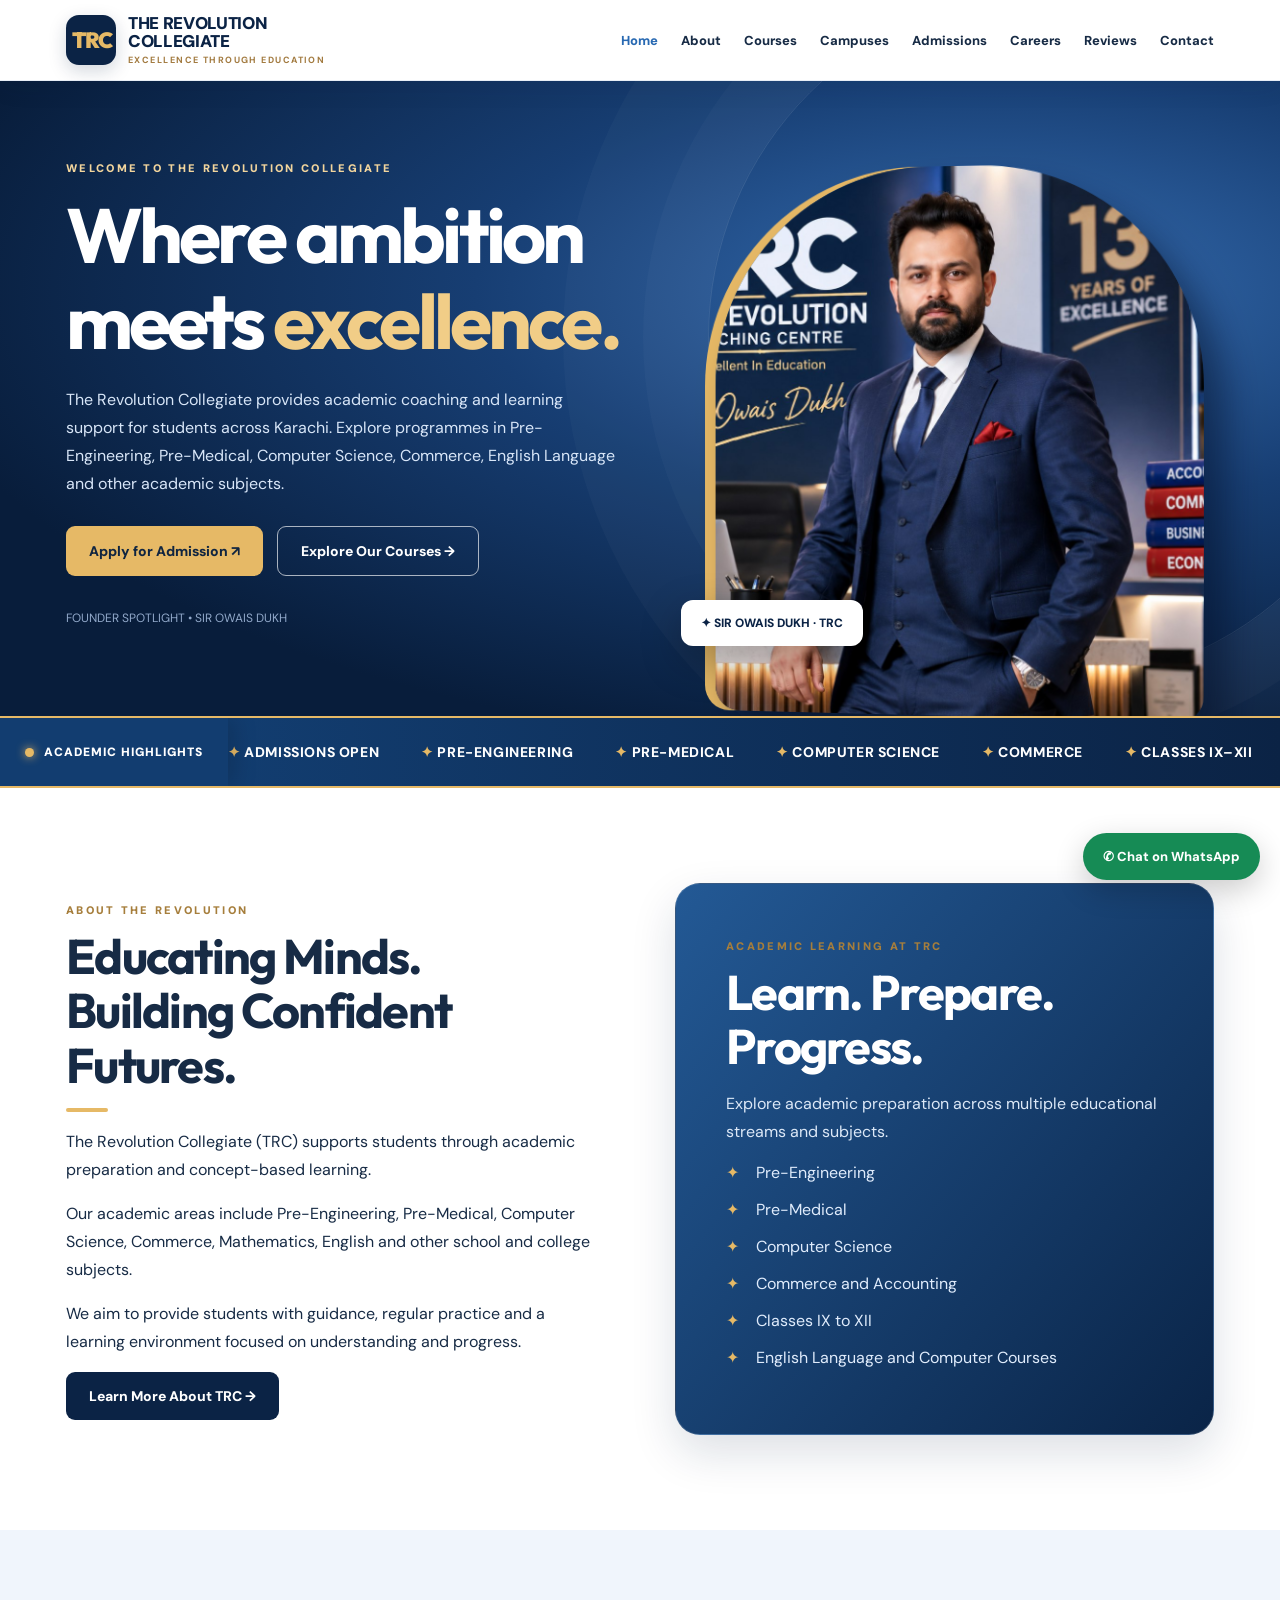
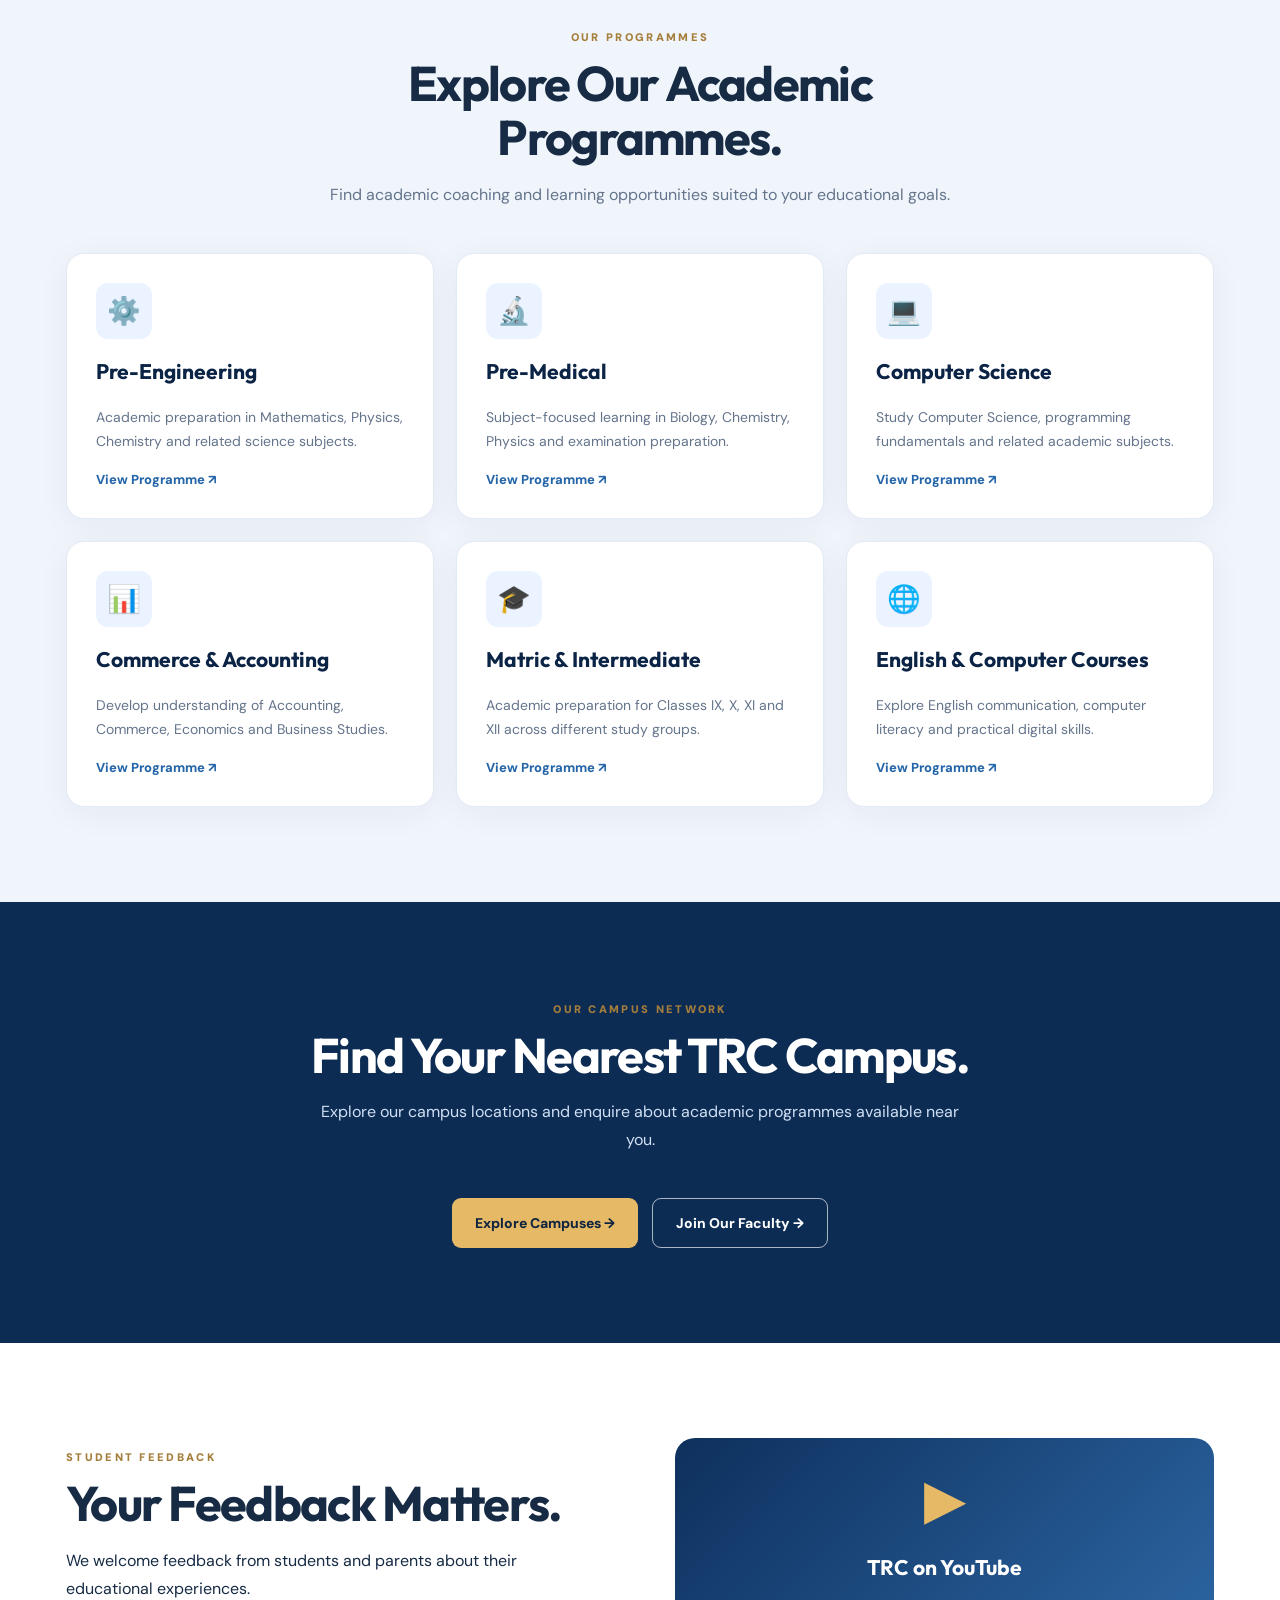
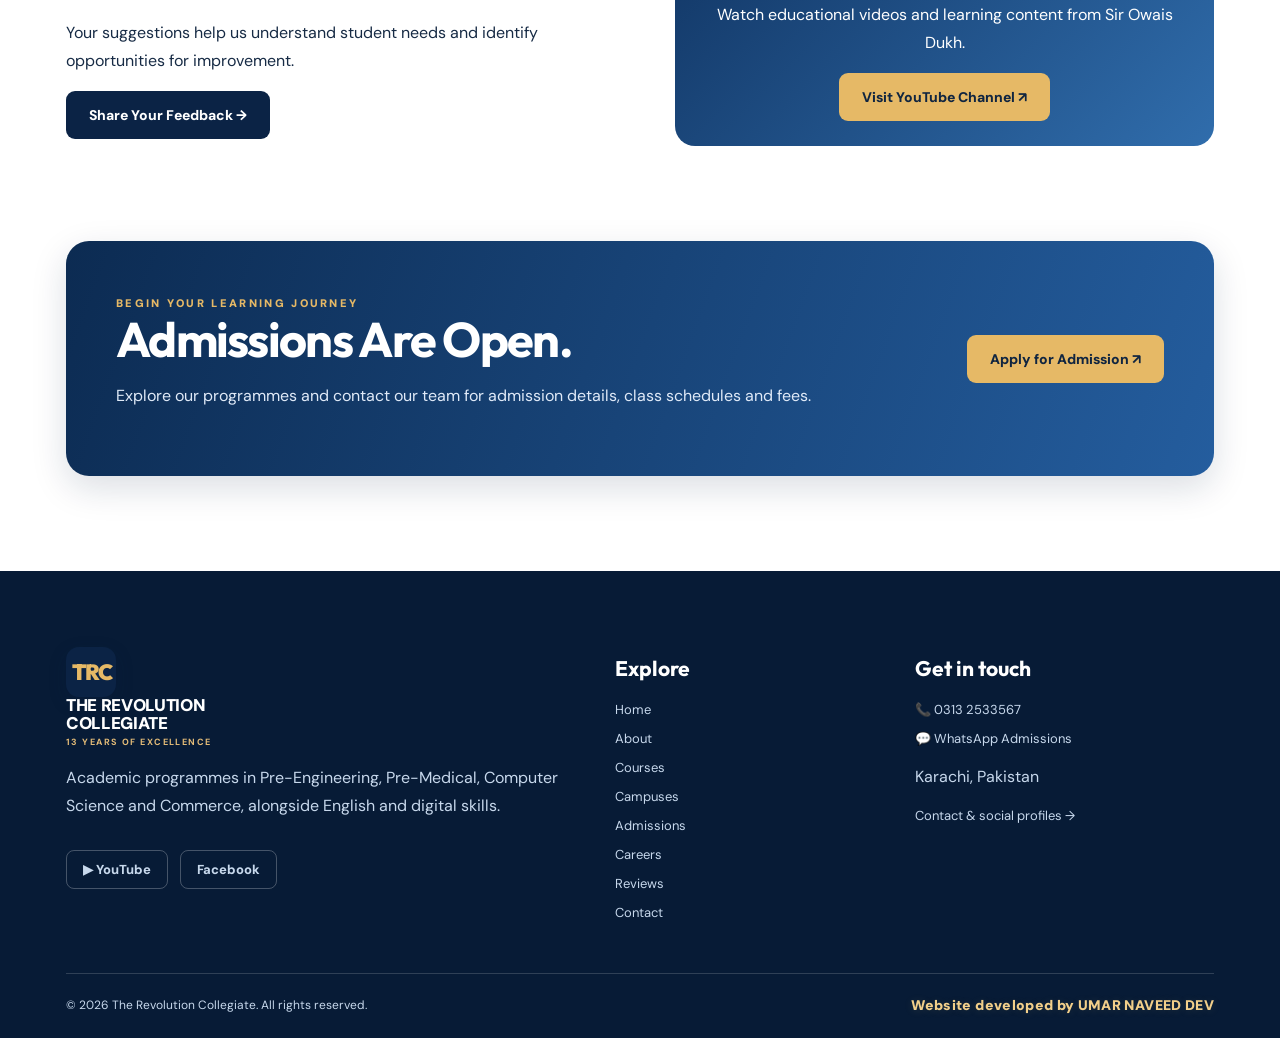
<file: index.html>
<!DOCTYPE html>
<html lang="en">

<head>
  <meta charset="UTF-8">

  <meta name="viewport"
        content="width=device-width, initial-scale=1.0">

  <meta name="theme-color" content="#0B2345">

  <meta name="description"
        content="The Revolution Collegiate (TRC) offers academic preparation in Pre-Engineering, Pre-Medical, Computer Science, Commerce and other programmes in Karachi.">

  <title>
    The Revolution Collegiate | TRC
  </title>

<link rel="stylesheet" href="assets/style.css">
</head>

<body>

  <!-- WEBSITE HEADER -->
  <div id="site-header"></div>

  <main>

    <!-- HERO SECTION -->
    <section class="hero">

      <div class="container">

        <div>

          <span class="eyebrow">
            WELCOME TO THE REVOLUTION COLLEGIATE
          </span>

          <h1>
            Where ambition meets
            <strong>excellence.</strong>
          </h1>

          <p>
            The Revolution Collegiate provides
            academic coaching and learning support
            for students across Karachi.

            Explore programmes in Pre-Engineering,
            Pre-Medical, Computer Science, Commerce,
            English Language and other academic subjects.
          </p>

          <div class="actions">

            <a class="btn" href="admissions.html">
              Apply for Admission ↗
            </a>

            <a class="btn btn-outline"
               href="courses.html">
              Explore Our Courses →
            </a>

          </div>

          <p style="font-size:12px;color:#92A9CA;margin-top:32px">
            FOUNDER SPOTLIGHT • SIR OWAIS DUKH
          </p>

        </div>

        <!-- SIR OWAIS DUKH IMAGE -->
        <div class="hero-art">

          <img
            src="assets/sir-owais-dukh.jpg"
            alt="Sir Owais Dukh — The Revolution Collegiate"
          >

          <div class="float-tag">
            ✦ SIR OWAIS DUKH · TRC
          </div>

        </div>

      </div>

    </section>

    <!-- LIVE ANIMATED ACADEMIC HIGHLIGHTS -->
    <section class="academic-ticker"
             aria-label="Academic programmes">

      <div class="ticker-label">
        <span class="ticker-dot"></span>
        ACADEMIC HIGHLIGHTS
      </div>

      <div class="ticker-window">

        <div class="ticker-track">

          <!-- FIRST SET -->
          <div class="ticker-group">

            <span>✦ ADMISSIONS OPEN</span>
            <span>✦ PRE-ENGINEERING</span>
            <span>✦ PRE-MEDICAL</span>
            <span>✦ COMPUTER SCIENCE</span>
            <span>✦ COMMERCE</span>
            <span>✦ CLASSES IX–XII</span>
            <span>✦ PIPFA</span>

          </div>

          <!-- DUPLICATE FOR CONTINUOUS ANIMATION -->
          <div class="ticker-group" aria-hidden="true">

            <span>✦ ADMISSIONS OPEN</span>
            <span>✦ PRE-ENGINEERING</span>
            <span>✦ PRE-MEDICAL</span>
            <span>✦ COMPUTER SCIENCE</span>
            <span>✦ COMMERCE</span>
            <span>✦ CLASSES IX–XII</span>
            <span>✦ PIPFA</span>

          </div>

        </div>

      </div>

    </section>

    <!-- ABOUT TRC -->
    <section class="section">

      <div class="container feature-grid">

        <div>

          <span class="eyebrow">
            ABOUT THE REVOLUTION
          </span>

          <h2>
            Educating Minds.
            <br>
            Building Confident Futures.
          </h2>

          <div class="line"></div>

          <p>
            The Revolution Collegiate (TRC)
            supports students through academic
            preparation and concept-based learning.
          </p>

          <p>
            Our academic areas include
            Pre-Engineering, Pre-Medical,
            Computer Science, Commerce,
            Mathematics, English and
            other school and college subjects.
          </p>

          <p>
            We aim to provide students with
            guidance, regular practice and
            a learning environment focused
            on understanding and progress.
          </p>

          <a class="btn btn-blue" href="about.html">
            Learn More About TRC →
          </a>

        </div>

        <!-- PROGRAMME INFORMATION PANEL -->
        <div class="feature-panel" style="color:white">

          <span class="eyebrow">
            ACADEMIC LEARNING AT TRC
          </span>

          <h2 style="color:white">
            Learn. Prepare. Progress.
          </h2>

          <p style="color:#DCE8F7">
            Explore academic preparation
            across multiple educational
            streams and subjects.
          </p>

          <div class="check">
            Pre-Engineering
          </div>

          <div class="check">
            Pre-Medical
          </div>

          <div class="check">
            Computer Science
          </div>

          <div class="check">
            Commerce and Accounting
          </div>

          <div class="check">
            Classes IX to XII
          </div>

          <div class="check">
            English Language and Computer Courses
          </div>

        </div>

      </div>

    </section>

    <!-- ACADEMIC PROGRAMMES -->
    <section class="section soft">

      <div class="container">

        <div class="section-heading center">

          <span class="eyebrow">
            OUR PROGRAMMES
          </span>

          <h2>
            Explore Our Academic Programmes.
          </h2>

          <p>
            Find academic coaching and
            learning opportunities suited
            to your educational goals.
          </p>

        </div>

        <div class="grid">

          <!-- PRE-ENGINEERING -->
          <article class="card">

            <span class="card-icon">⚙️</span>

            <h3>Pre-Engineering</h3>

            <p>
              Academic preparation in
              Mathematics, Physics, Chemistry
              and related science subjects.
            </p>

            <a class="more" href="courses.html">
              View Programme ↗
            </a>

          </article>

          <!-- PRE-MEDICAL -->
          <article class="card">

            <span class="card-icon">🔬</span>

            <h3>Pre-Medical</h3>

            <p>
              Subject-focused learning
              in Biology, Chemistry,
              Physics and examination preparation.
            </p>

            <a class="more" href="courses.html">
              View Programme ↗
            </a>

          </article>

          <!-- COMPUTER SCIENCE -->
          <article class="card">

            <span class="card-icon">💻</span>

            <h3>Computer Science</h3>

            <p>
              Study Computer Science,
              programming fundamentals
              and related academic subjects.
            </p>

            <a class="more" href="courses.html">
              View Programme ↗
            </a>

          </article>

          <!-- COMMERCE -->
          <article class="card">

            <span class="card-icon">📊</span>

            <h3>Commerce & Accounting</h3>

            <p>
              Develop understanding of
              Accounting, Commerce,
              Economics and Business Studies.
            </p>

            <a class="more" href="courses.html">
              View Programme ↗
            </a>

          </article>

          <!-- MATRIC & INTERMEDIATE -->
          <article class="card">

            <span class="card-icon">🎓</span>

            <h3>Matric & Intermediate</h3>

            <p>
              Academic preparation for
              Classes IX, X, XI and XII
              across different study groups.
            </p>

            <a class="more" href="courses.html">
              View Programme ↗
            </a>

          </article>

          <!-- ENGLISH AND DIGITAL SKILLS -->
          <article class="card">

            <span class="card-icon">🌐</span>

            <h3>English & Computer Courses</h3>

            <p>
              Explore English communication,
              computer literacy and
              practical digital skills.
            </p>

            <a class="more" href="courses.html">
              View Programme ↗
            </a>

          </article>

        </div>

      </div>

    </section>

    <!-- CAMPUS SECTION -->
    <section class="section darksection">

      <div class="container">

        <div class="section-heading center">

          <span class="eyebrow">
            OUR CAMPUS NETWORK
          </span>

          <h2>
            Find Your Nearest TRC Campus.
          </h2>

          <p>
            Explore our campus locations
            and enquire about academic
            programmes available near you.
          </p>

        </div>

        <div class="actions"
             style="justify-content:center">

          <a class="btn" href="campuses.html">
            Explore Campuses →
          </a>

          <a class="btn btn-outline"
             href="careers.html">
            Join Our Faculty →
          </a>

        </div>

      </div>

    </section>

    <!-- STUDENT FEEDBACK AND YOUTUBE -->
    <section class="section">

      <div class="container feature-grid">

        <div>

          <span class="eyebrow">
            STUDENT FEEDBACK
          </span>

          <h2>
            Your Feedback Matters.
          </h2>

          <p>
            We welcome feedback from students
            and parents about their
            educational experiences.
          </p>

          <p>
            Your suggestions help us
            understand student needs
            and identify opportunities
            for improvement.
          </p>

          <a class="btn btn-blue" href="reviews.html">
            Share Your Feedback →
          </a>

        </div>

        <!-- YOUTUBE SECTION -->
        <div class="video-box">

          <div>

            <div class="play">▶</div>

            <h3>TRC on YouTube</h3>

            <p>
              Watch educational videos and
              learning content from
              Sir Owais Dukh.
            </p>

            <a
              class="btn"
              href="https://www.youtube.com/channel/UCtIgqXLA9gEiwBIS6Ohi8eg"
              target="_blank"
              rel="noopener noreferrer">
              Visit YouTube Channel ↗
            </a>

          </div>

        </div>

      </div>

    </section>

    <!-- ADMISSIONS CALL TO ACTION -->
    <section class="section" style="padding-top:0">

      <div class="container">

        <div class="cta">

          <div>

            <span class="eyebrow" style="color:#E6B966">
              BEGIN YOUR LEARNING JOURNEY
            </span>

            <h2>Admissions Are Open.</h2>

            <p>
              Explore our programmes
              and contact our team
              for admission details,
              class schedules and fees.
            </p>

          </div>

          <a class="btn" href="admissions.html">
            Apply for Admission ↗
          </a>

        </div>

      </div>

    </section>

  </main>

  <!-- WEBSITE FOOTER -->
  <div id="site-footer"></div>

  <!-- WEBSITE JAVASCRIPT -->
  <script src="assets/site.js"></script>

</body>
</html>
</file>
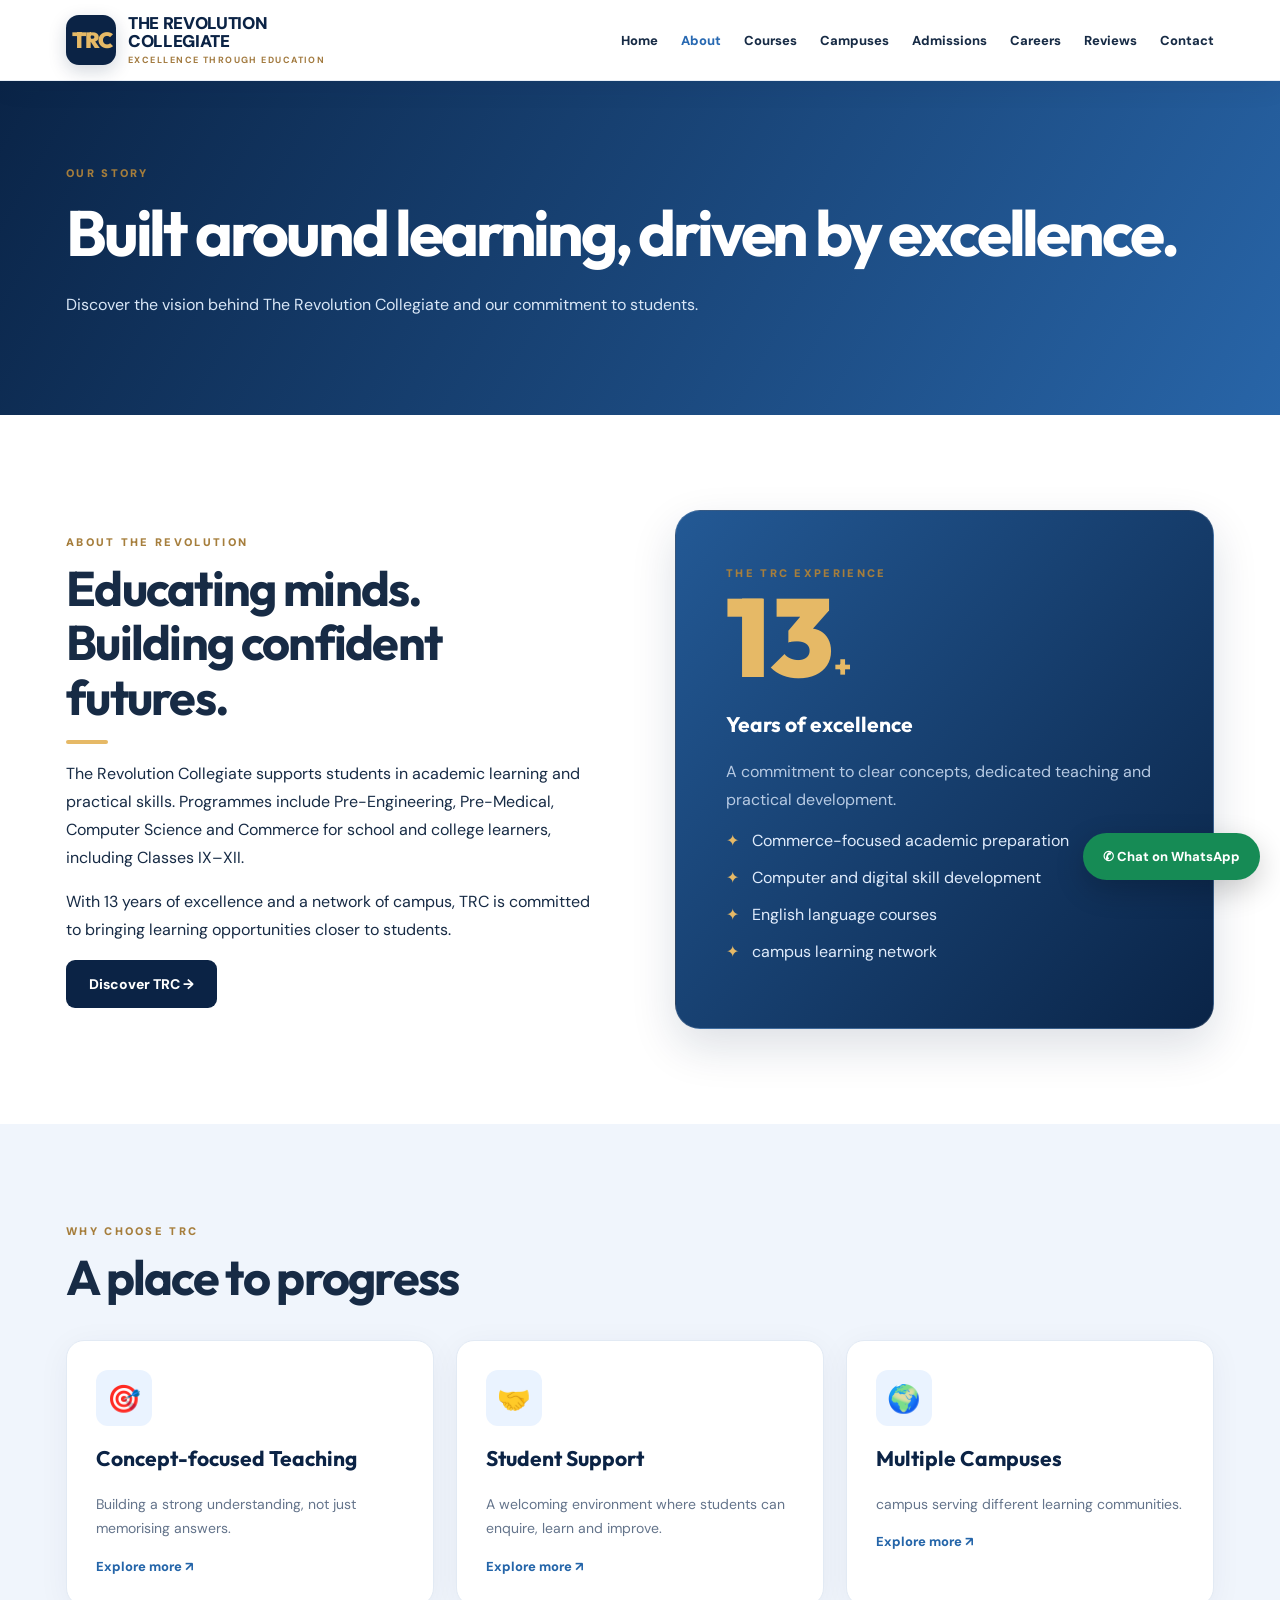
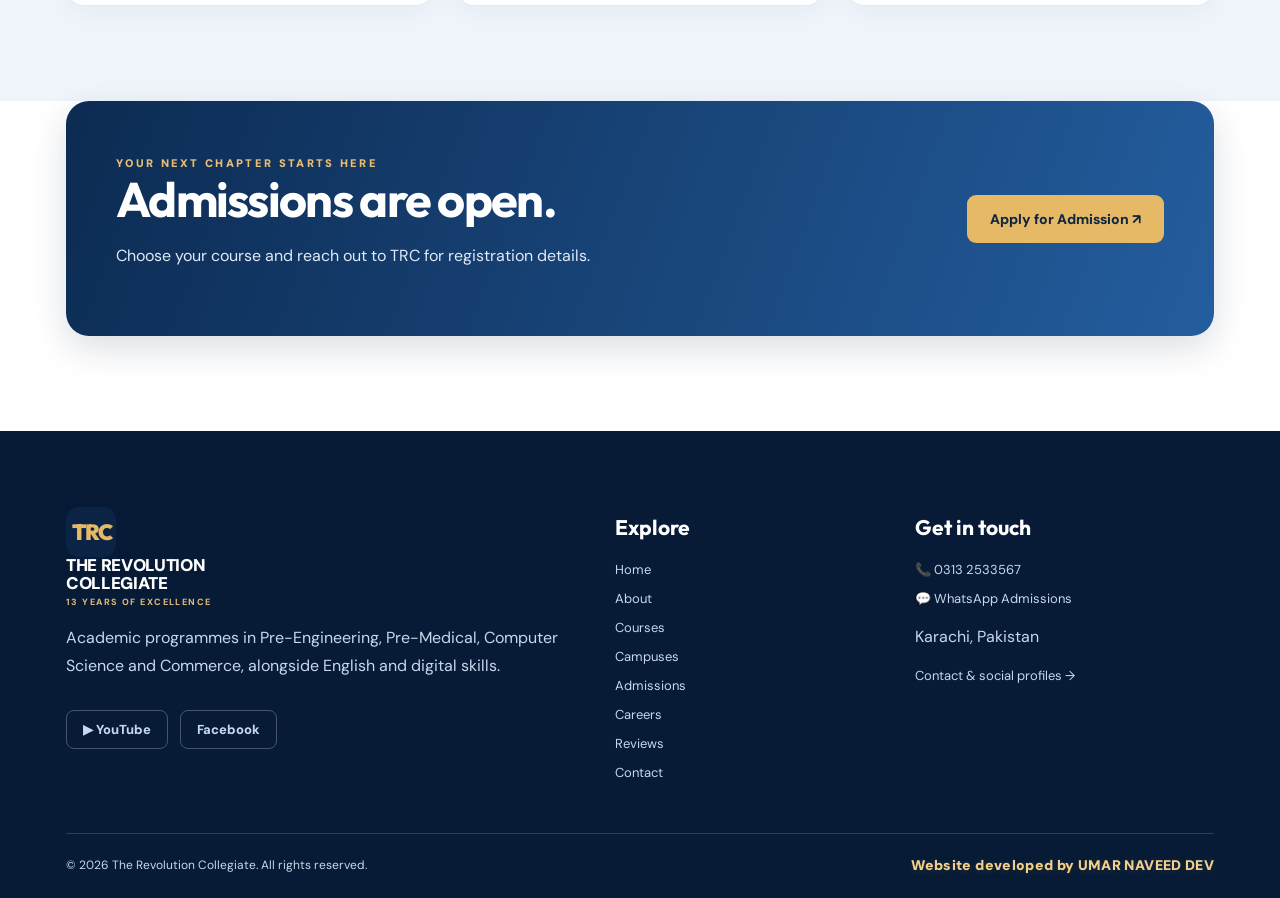
<file: about.html>
<!DOCTYPE html>
<html lang="en"><head><meta charset="utf-8"/><meta content="width=device-width, initial-scale=1" name="viewport"/><meta content="#06142b" name="theme-color"/><meta content="The Revolution Collegiate (TRC) | 13 years of excellence, campuses, Commerce, English and Computer courses." name="description"/><title>About TRC | TRC — The Revolution Collegiate</title><link href="assets/style.css" rel="stylesheet"/></head><body><div id="site-header"></div><main><section class="pagehead"><div class="container"><span class="eyebrow">OUR STORY</span><h1>Built around learning, driven by excellence.</h1><p>Discover the vision behind The Revolution Collegiate and our commitment to students.</p></div></section><section class="section"><div class="container feature-grid"><div><span class="eyebrow">ABOUT THE REVOLUTION</span><h2>Educating minds. <br/>Building confident futures.</h2><div class="line"></div><p>The Revolution Collegiate supports students in academic learning and practical skills. Programmes include Pre-Engineering, Pre-Medical, Computer Science and Commerce for school and college learners, including Classes IX–XII.</p><p>With 13 years of excellence and a network of campus, TRC is committed to bringing learning opportunities closer to students.</p><a class="btn btn-blue" href="about.html">Discover TRC →</a></div><div class="feature-panel" style="color:white"><span class="eyebrow">THE TRC EXPERIENCE</span><div class="giant">13<span style="font-size:30px">+</span></div><h3>Years of excellence</h3><p style="color:#b7cae3">A commitment to clear concepts, dedicated teaching and practical development.</p><div class="check">Commerce-focused academic preparation</div><div class="check">Computer and digital skill development</div><div class="check">English language courses</div><div class="check">campus learning network</div></div></div></section><section class="section soft"><div class="container"><div class="section-heading"><span class="eyebrow">WHY CHOOSE TRC</span><h2>A place to progress</h2></div><div class="grid"><article class="card"><span class="card-icon">🎯</span><h3>Concept-focused Teaching</h3><p>Building a strong understanding, not just memorising answers.</p><a class="more" href="courses.html">Explore more ↗</a></article><article class="card"><span class="card-icon">🤝</span><h3>Student Support</h3><p>A welcoming environment where students can enquire, learn and improve.</p><a class="more" href="contact.html">Explore more ↗</a></article><article class="card"><span class="card-icon">🌍</span><h3>Multiple Campuses</h3><p>campus serving different learning communities.</p><a class="more" href="campuses.html">Explore more ↗</a></article></div></div></section><section class="section" style="padding-top:0"><div class="container"><div class="cta"><div><span class="eyebrow" style="color:#eabf72">YOUR NEXT CHAPTER STARTS HERE</span><h2>Admissions are open.</h2><p>Choose your course and reach out to TRC for registration details.</p></div><a class="btn" href="admissions.html">Apply for Admission ↗</a></div></div></section></main><div id="site-footer"></div><script src="assets/site.js"></script></body></html>
</file>
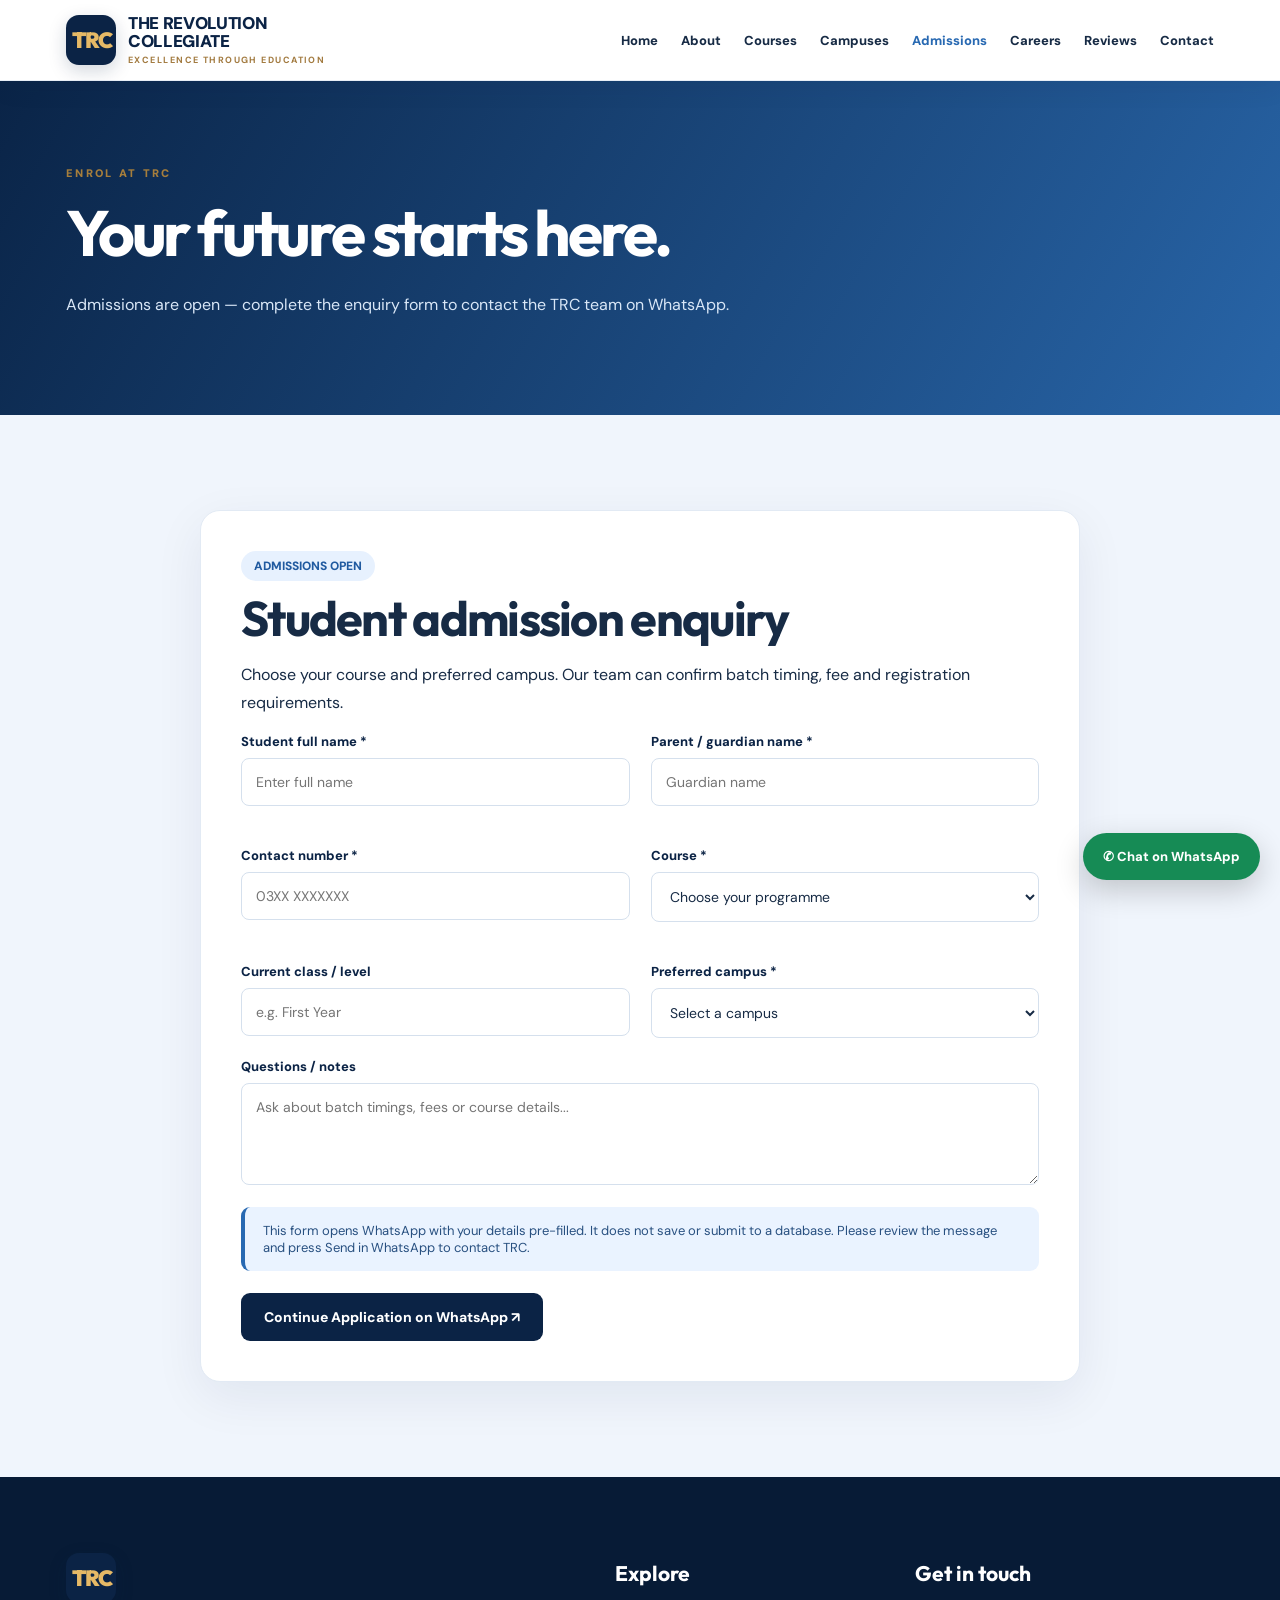
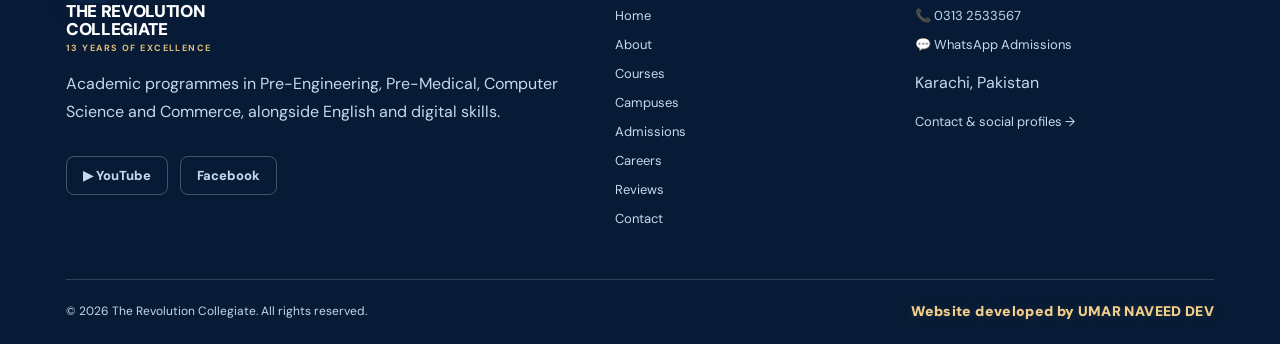
<file: admissions.html>
<!DOCTYPE html>
<html lang="en"><head><meta charset="utf-8"/><meta content="width=device-width, initial-scale=1" name="viewport"/><meta content="#06142b" name="theme-color"/><meta content="The Revolution Collegiate (TRC) | 13 years of excellence, campuses, Commerce, English and Computer courses." name="description"/><title>Admissions Open | TRC — The Revolution Collegiate</title><link href="assets/style.css" rel="stylesheet"/></head><body><div id="site-header"></div><main><section class="pagehead"><div class="container"><span class="eyebrow">ENROL AT TRC</span><h1>Your future starts here.</h1><p>Admissions are open — complete the enquiry form to contact the TRC team on WhatsApp.</p></div></section><section class="section soft"><div class="container"><div class="form-card"><span class="pill">ADMISSIONS OPEN</span><h2>Student admission enquiry</h2><p>Choose your course and preferred campus. Our team can confirm batch timing, fee and registration requirements.</p><form id="admission-form"><div class="form-grid"><div class="field"><label>Student full name *</label><input maxlength="100" name="Student name" placeholder="Enter full name" required=""/></div><div class="field"><label>Parent / guardian name *</label><input maxlength="100" name="Guardian name" placeholder="Guardian name" required=""/></div><div class="field"><label>Contact number *</label><input name="Phone" pattern="[0-9+() -]{10,20}" placeholder="03XX XXXXXXX" required="" type="tel"/></div><div class="field"><label>Course *</label><select name="Course" required=""><option value="">Choose your programme</option><option>Commerce &amp; Accounting</option><option>Matric &amp; Intermediate</option><option>Computer Courses</option><option>English Language</option><option>Exam Preparation</option><option>Other / Ask TRC</option></select></div><div class="field"><label>Current class / level</label><input name="Class / level" placeholder="e.g. First Year"/></div><div class="field"><label>Preferred campus *</label><select name="Preferred campus" required=""><option value="">Select a campus</option><option value="New Karachi">New Karachi</option><option value="Gulzar-e-Hijri">Gulzar-e-Hijri</option><option value="Bufferzone">Bufferzone</option><option value="North Karachi">North Karachi</option><option value="Sector 5-E">Sector 5-E</option><option value="Sector 5C/4">Sector 5C/4</option><option value="Sector 5-G">Sector 5-G</option><option value="Help me choose">Help me choose</option></select></div></div><div class="field"><label>Questions / notes</label><textarea name="Notes" placeholder="Ask about batch timings, fees or course details..." rows="4"></textarea></div><div class="info-panel">This form opens WhatsApp with your details pre-filled. It does not save or submit to a database. Please review the message and press Send in WhatsApp to contact TRC.</div><button class="btn btn-blue" type="submit">Continue Application on WhatsApp ↗</button></form></div></div></section></main><div id="site-footer"></div><script src="assets/site.js"></script></body></html>
</file>
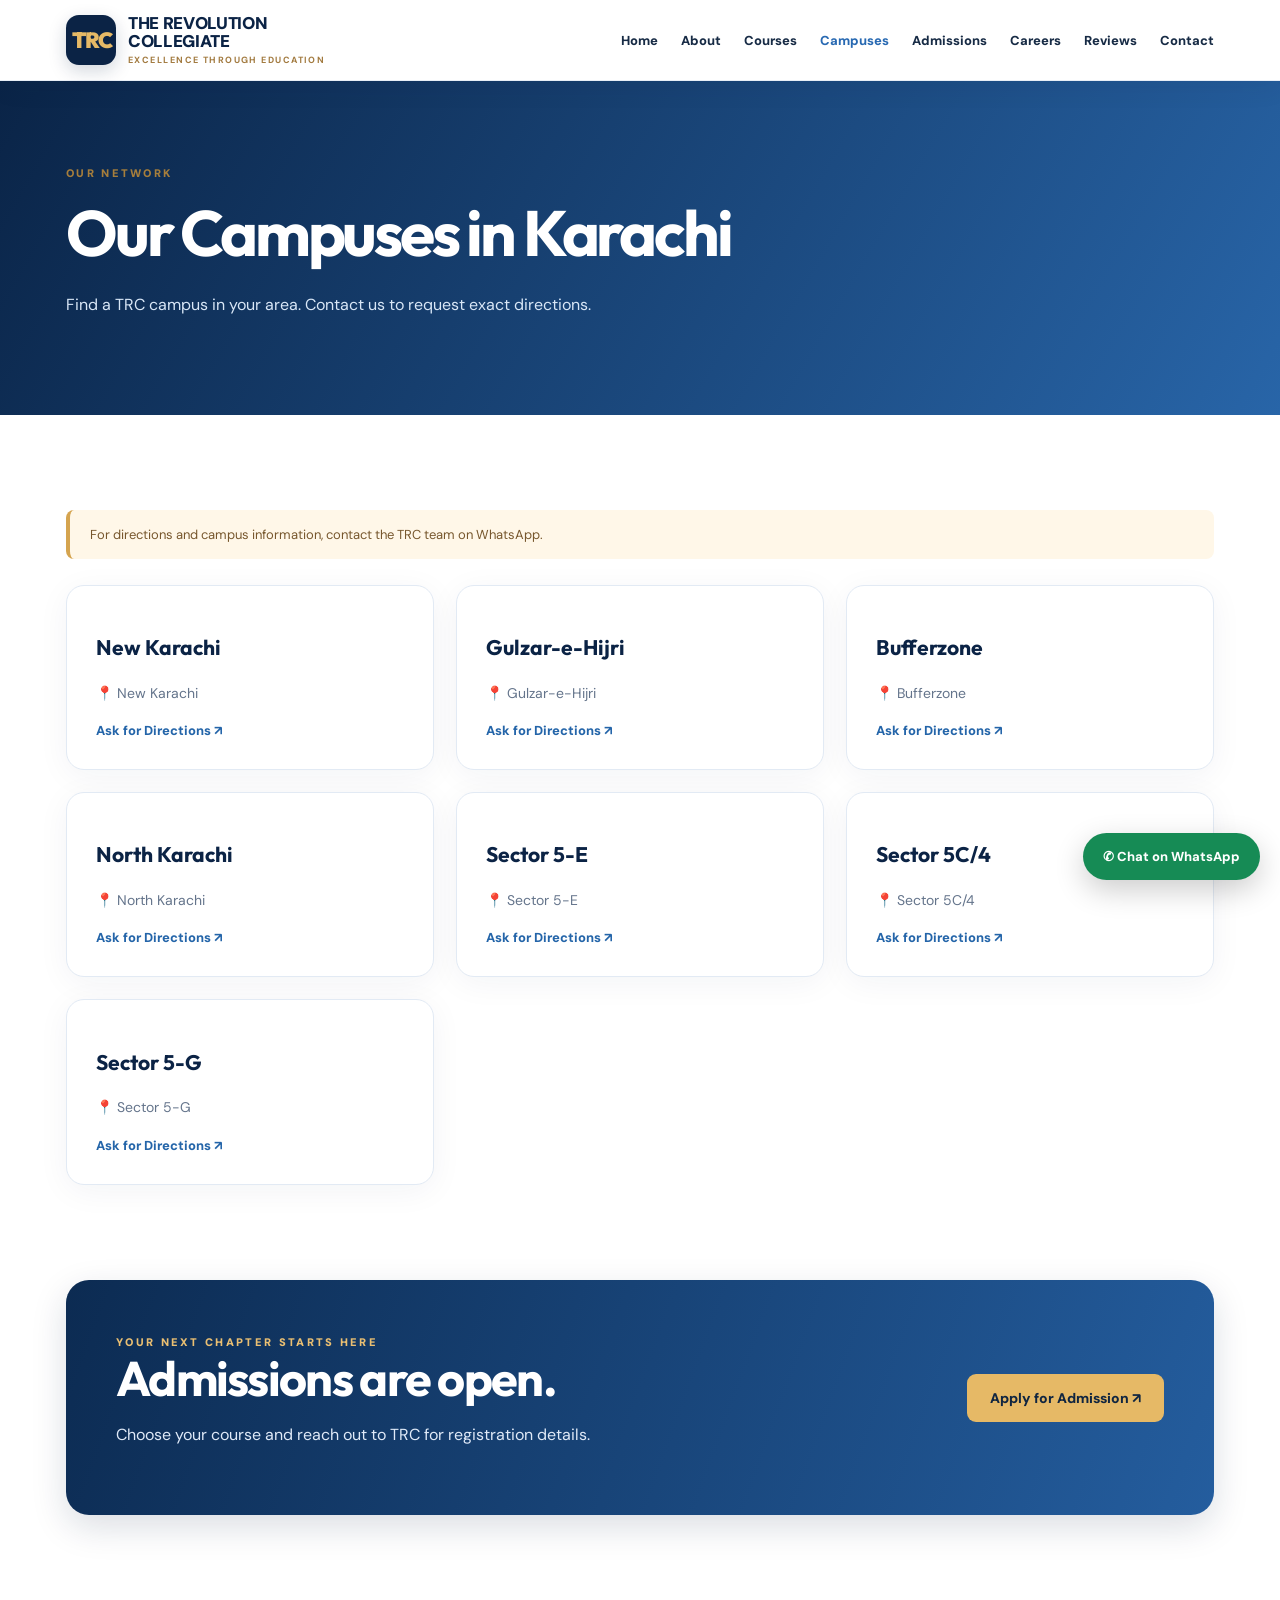
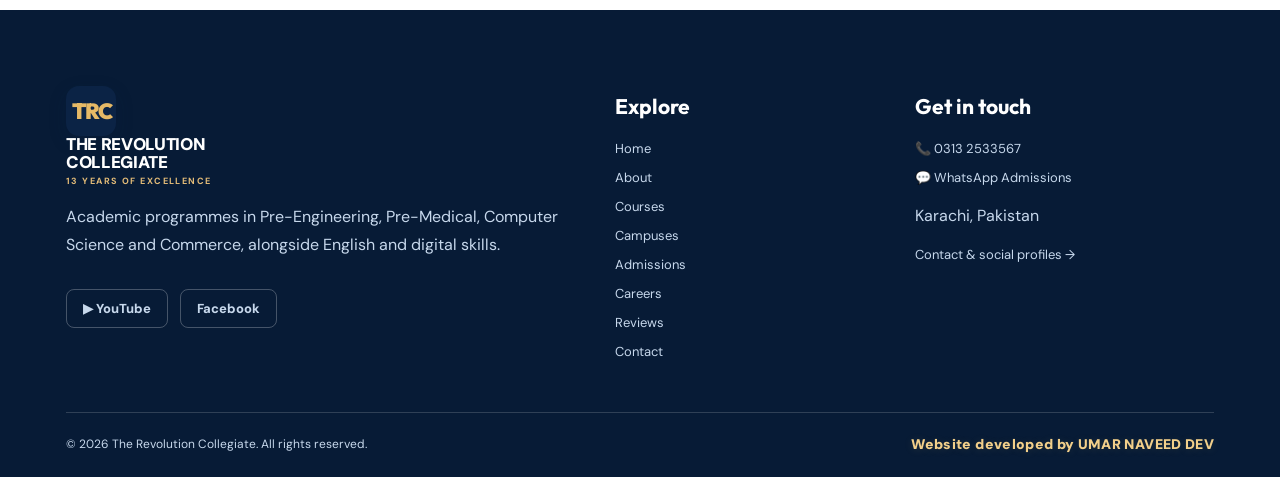
<file: campuses.html>
<!DOCTYPE html>
<html lang="en"><head><meta charset="utf-8"/><meta content="width=device-width, initial-scale=1" name="viewport"/><meta content="#06142b" name="theme-color"/><meta content="The Revolution Collegiate (TRC) | 13 years of excellence, campuses, Commerce, English and Computer courses." name="description"/><title>Our campus | TRC — The Revolution Collegiate</title><link href="assets/style.css" rel="stylesheet"/></head><body><div id="site-header"></div><main><section class="pagehead"><div class="container"><span class="eyebrow">OUR NETWORK</span><h1>Our Campuses in Karachi</h1><p>Find a TRC campus in your area. Contact us to request exact directions.</p></div></section><section class="section"><div class="container"><div class="notice">For directions and campus information, contact the TRC team on WhatsApp.</div><div class="grid" style="margin-top:26px"><article class="card"><h3>New Karachi</h3><p>📍 New Karachi</p><a class="more" href="https://wa.me/923132533567?text=Assalamualaikum%2C%20please%20share%20the%20exact%20location%20of%20TRC%20campus%201" rel="noopener" target="_blank">Ask for Directions ↗</a></article><article class="card"><h3>Gulzar-e-Hijri</h3><p>📍 Gulzar-e-Hijri</p><a class="more" href="https://wa.me/923132533567?text=Assalamualaikum%2C%20please%20share%20the%20exact%20location%20of%20TRC%20campus%202" rel="noopener" target="_blank">Ask for Directions ↗</a></article><article class="card"><h3>Bufferzone</h3><p>📍 Bufferzone</p><a class="more" href="https://wa.me/923132533567?text=Assalamualaikum%2C%20please%20share%20the%20exact%20location%20of%20TRC%20campus%203" rel="noopener" target="_blank">Ask for Directions ↗</a></article><article class="card"><h3>North Karachi</h3><p>📍 North Karachi</p><a class="more" href="https://wa.me/923132533567?text=Assalamualaikum%2C%20please%20share%20the%20exact%20location%20of%20TRC%20campus%204" rel="noopener" target="_blank">Ask for Directions ↗</a></article><article class="card"><h3>Sector 5-E</h3><p>📍 Sector 5-E</p><a class="more" href="https://wa.me/923132533567?text=Assalamualaikum%2C%20please%20share%20the%20exact%20location%20of%20TRC%20campus%205" rel="noopener" target="_blank">Ask for Directions ↗</a></article><article class="card"><h3>Sector 5C/4</h3><p>📍 Sector 5C/4</p><a class="more" href="https://wa.me/923132533567?text=Assalamualaikum%2C%20please%20share%20the%20exact%20location%20of%20TRC%20campus%206" rel="noopener" target="_blank">Ask for Directions ↗</a></article><article class="card"><h3>Sector 5-G</h3><p>📍 Sector 5-G</p><a class="more" href="https://wa.me/923132533567?text=Assalamualaikum%2C%20please%20share%20the%20exact%20location%20of%20TRC%20campus%207" rel="noopener" target="_blank">Ask for Directions ↗</a></article></div></div></section><section class="section" style="padding-top:0"><div class="container"><div class="cta"><div><span class="eyebrow" style="color:#eabf72">YOUR NEXT CHAPTER STARTS HERE</span><h2>Admissions are open.</h2><p>Choose your course and reach out to TRC for registration details.</p></div><a class="btn" href="admissions.html">Apply for Admission ↗</a></div></div></section></main><div id="site-footer"></div><script src="assets/site.js"></script></body></html>
</file>
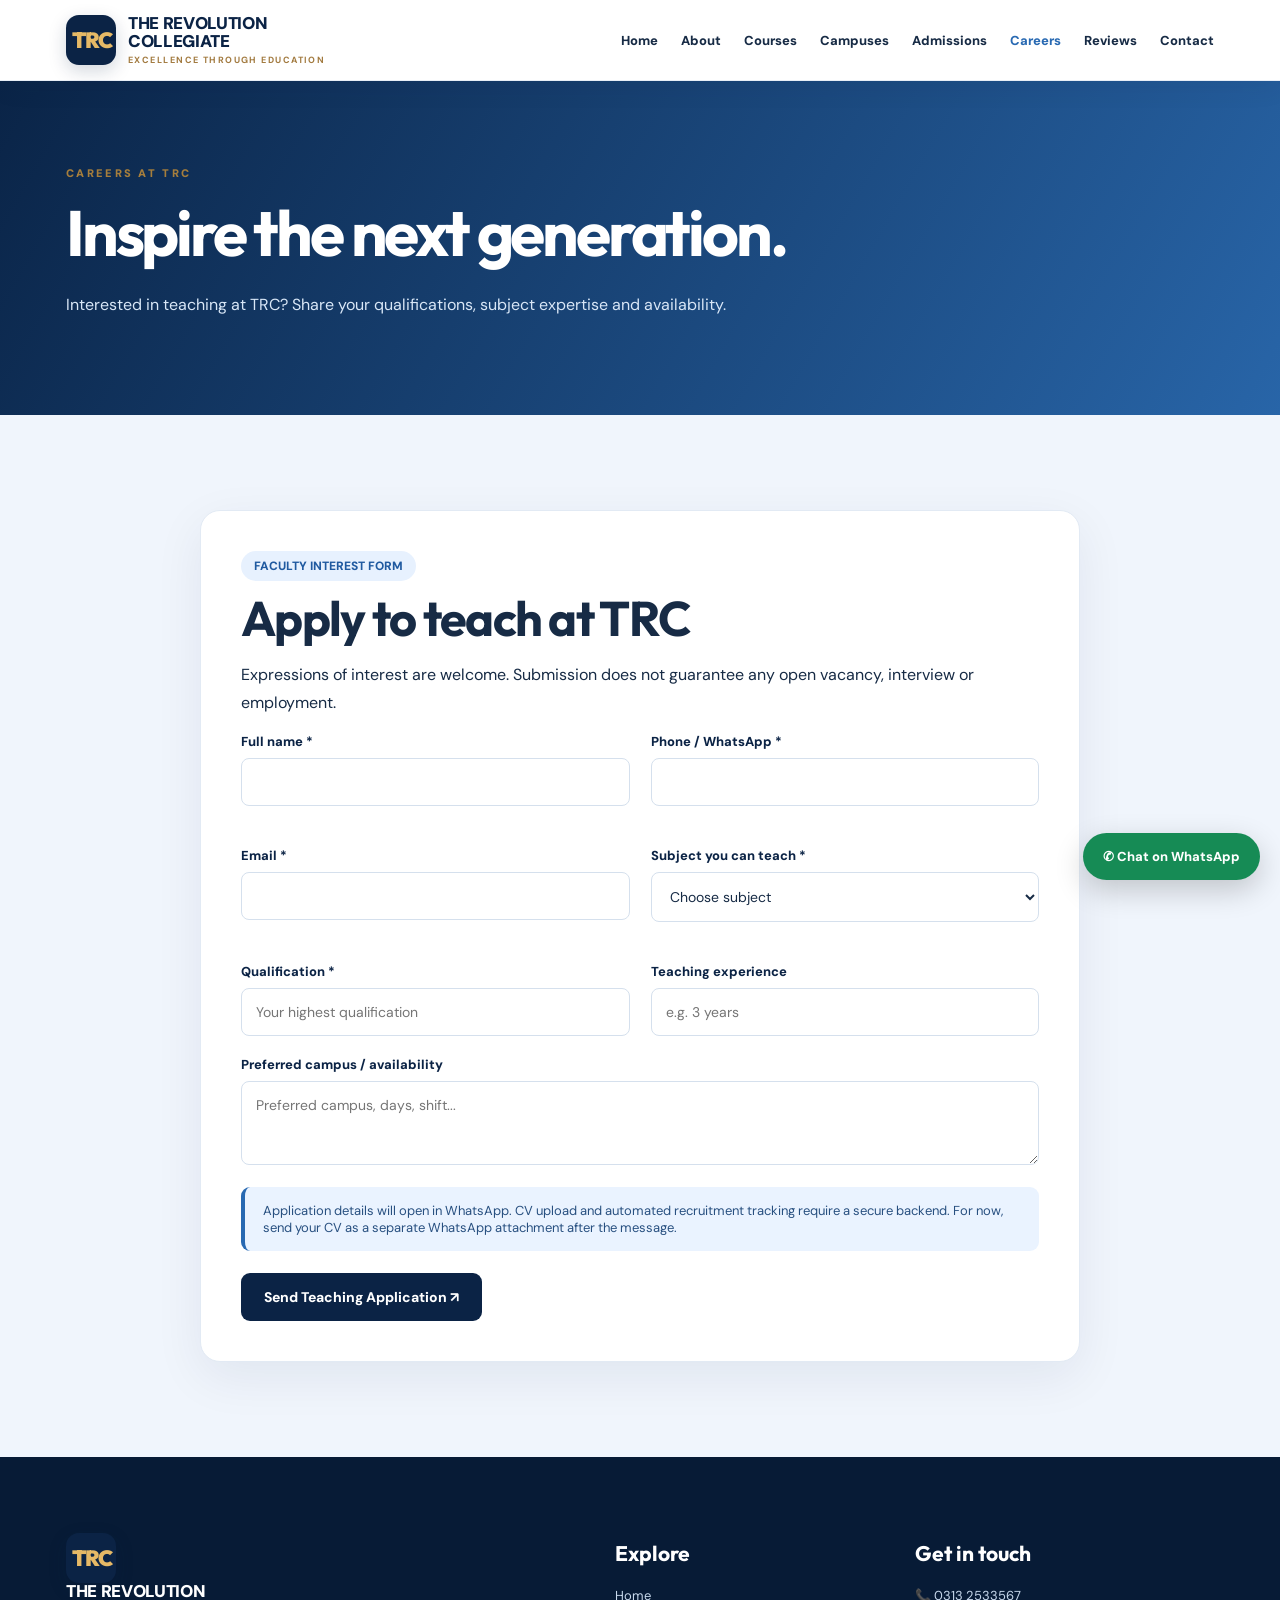
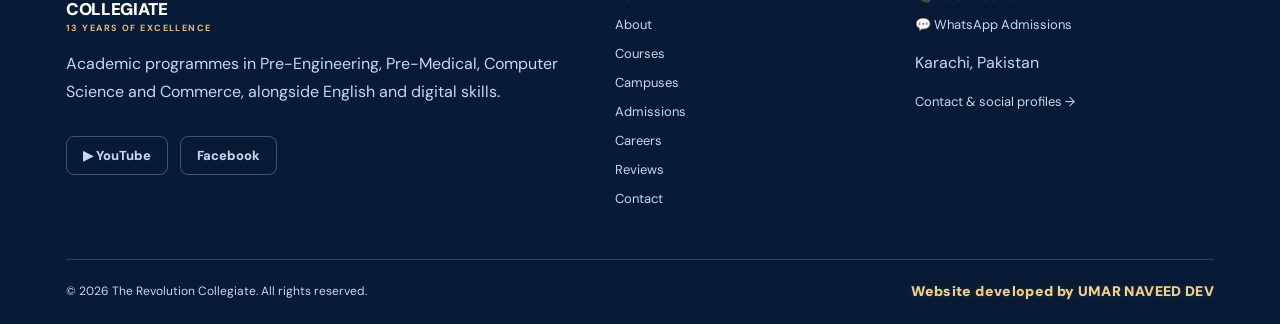
<file: careers.html>
<!DOCTYPE html>
<html lang="en"><head><meta charset="utf-8"/><meta content="width=device-width, initial-scale=1" name="viewport"/><meta content="#06142b" name="theme-color"/><meta content="The Revolution Collegiate (TRC) | 13 years of excellence, campuses, Commerce, English and Computer courses." name="description"/><title>Teaching Careers | TRC — The Revolution Collegiate</title><link href="assets/style.css" rel="stylesheet"/></head><body><div id="site-header"></div><main><section class="pagehead"><div class="container"><span class="eyebrow">CAREERS AT TRC</span><h1>Inspire the next generation.</h1><p>Interested in teaching at TRC? Share your qualifications, subject expertise and availability.</p></div></section><section class="section soft"><div class="container"><div class="form-card"><span class="pill">FACULTY INTEREST FORM</span><h2>Apply to teach at TRC</h2><p>Expressions of interest are welcome. Submission does not guarantee any open vacancy, interview or employment.</p><form id="career-form"><div class="form-grid"><div class="field"><label>Full name *</label><input maxlength="100" name="Applicant name" required=""/></div><div class="field"><label>Phone / WhatsApp *</label><input name="Phone" pattern="[0-9+() -]{10,20}" required="" type="tel"/></div><div class="field"><label>Email *</label><input name="Email" required="" type="email"/></div><div class="field"><label>Subject you can teach *</label><select name="Subject" required=""><option value="">Choose subject</option><option>Accounting / Commerce</option><option>Mathematics</option><option>Computer Science</option><option>English Language</option><option>Other</option><option>Physics</option><option>Chemistry</option><option>Biology</option><option>Pre-Engineering</option><option>Pre-Medical</option><option>Science (Classes IX–XII)</option><option>Computer Science (Classes IX–XII)</option></select></div><div class="field"><label>Qualification *</label><input name="Qualification" placeholder="Your highest qualification" required=""/></div><div class="field"><label>Teaching experience</label><input name="Experience" placeholder="e.g. 3 years"/></div></div><div class="field"><label>Preferred campus / availability</label><textarea name="Availability" placeholder="Preferred campus, days, shift..." rows="3"></textarea></div><div class="info-panel">Application details will open in WhatsApp. CV upload and automated recruitment tracking require a secure backend. For now, send your CV as a separate WhatsApp attachment after the message.</div><button class="btn btn-blue" type="submit">Send Teaching Application ↗</button></form></div></div></section></main><div id="site-footer"></div><script src="assets/site.js"></script></body></html>
</file>
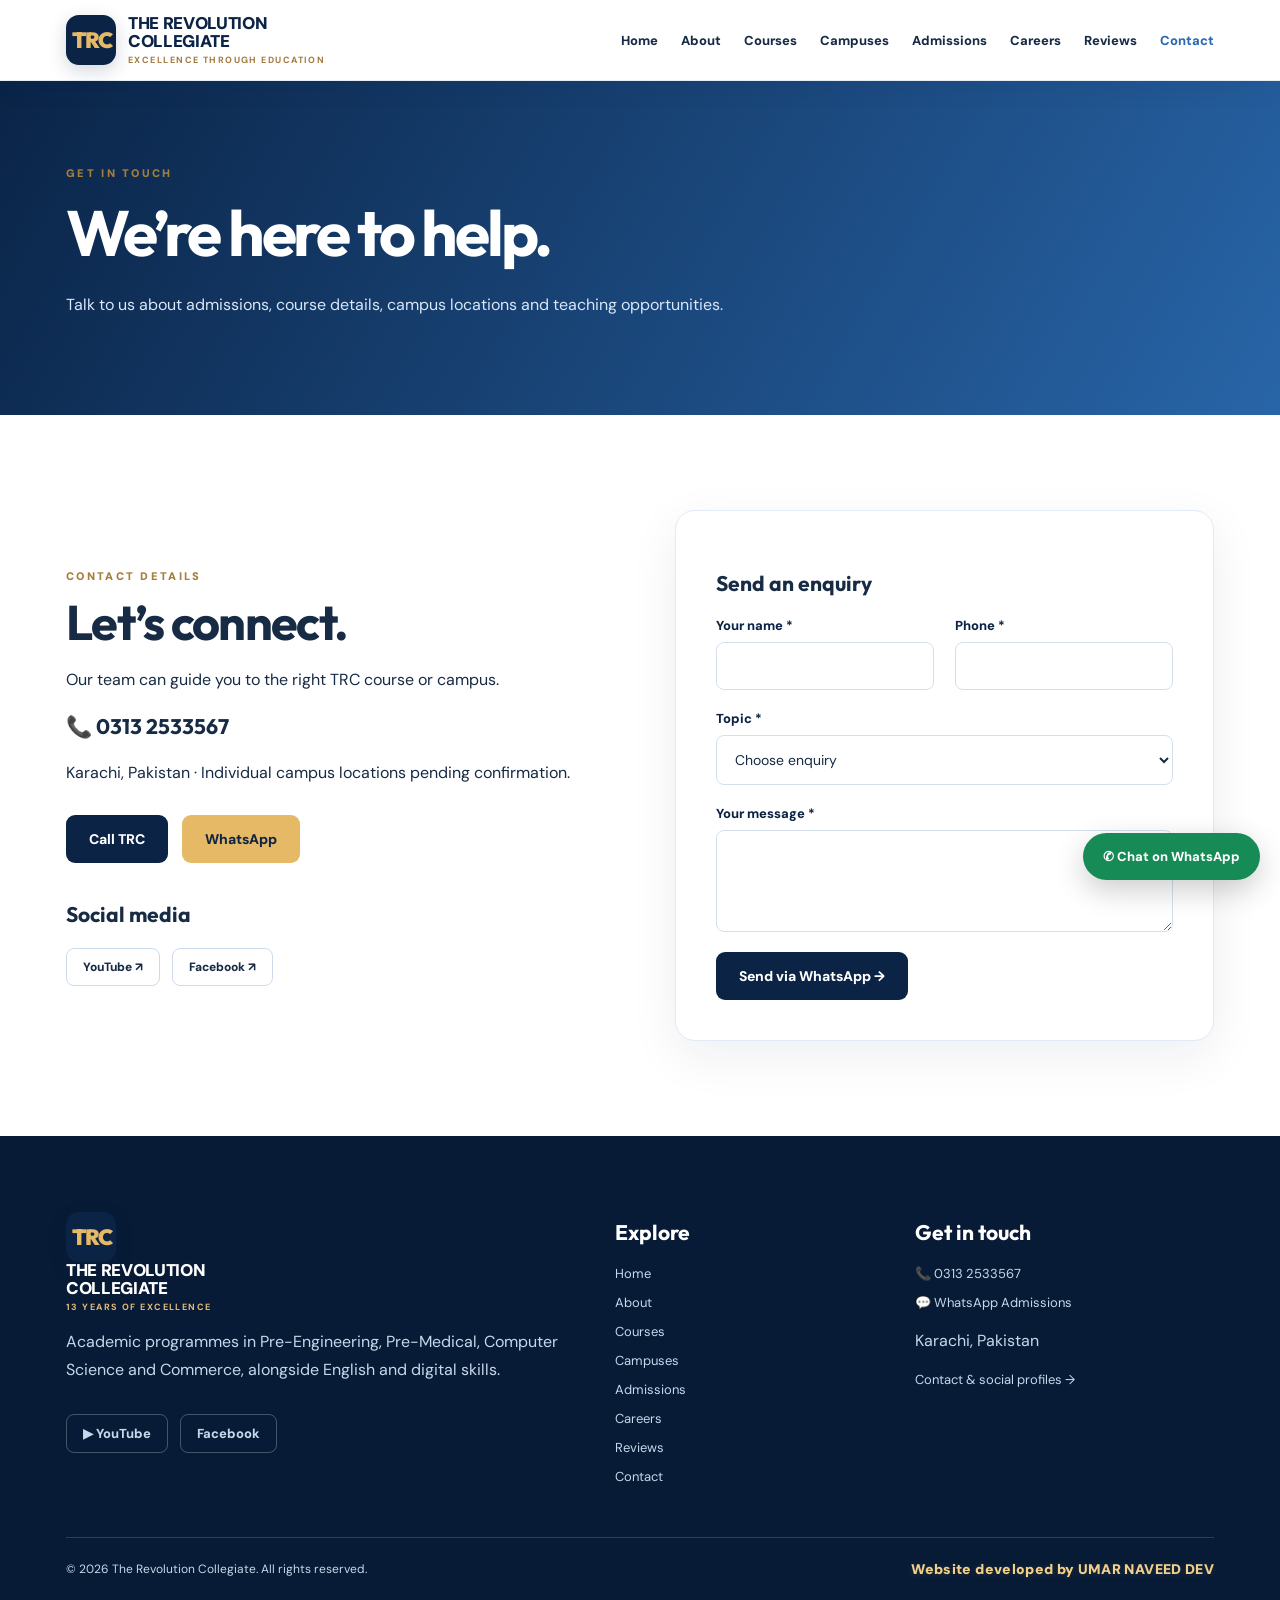
<file: contact.html>
<!DOCTYPE html>
<html lang="en"><head><meta charset="utf-8"/><meta content="width=device-width, initial-scale=1" name="viewport"/><meta content="#06142b" name="theme-color"/><meta content="The Revolution Collegiate (TRC) | 13 years of excellence, campuses, Commerce, English and Computer courses." name="description"/><title>Contact TRC | TRC — The Revolution Collegiate</title><link href="assets/style.css" rel="stylesheet"/></head><body><div id="site-header"></div><main><section class="pagehead"><div class="container"><span class="eyebrow">GET IN TOUCH</span><h1>We’re here to help.</h1><p>Talk to us about admissions, course details, campus locations and teaching opportunities.</p></div></section><section class="section"><div class="container feature-grid"><div><span class="eyebrow">CONTACT DETAILS</span><h2>Let’s connect.</h2><p>Our team can guide you to the right TRC course or campus.</p><h3>📞 0313 2533567</h3><p>Karachi, Pakistan · Individual campus locations pending confirmation.</p><div class="actions"><a class="btn btn-blue" href="tel:+923132533567">Call TRC</a><a class="btn" href="https://wa.me/923132533567" rel="noopener" target="_blank">WhatsApp</a></div><h3 style="margin-top:40px">Social media</h3><div class="social-links"><a href="https://www.youtube.com/channel/UCtIgqXLA9gEiwBIS6Ohi8eg" rel="noopener" target="_blank">YouTube ↗</a><a href="https://www.facebook.com/Owaisdukhh/" rel="noopener" target="_blank">Facebook ↗</a></div></div><div class="form-card" style="width:100%"><h3>Send an enquiry</h3><form id="contact-form"><div class="form-grid"><div class="field"><label>Your name *</label><input name="Name" required=""/></div><div class="field"><label>Phone *</label><input name="Phone" pattern="[0-9+() -]{10,20}" required="" type="tel"/></div></div><div class="field"><label>Topic *</label><select name="Topic" required=""><option value="">Choose enquiry</option><option>Admissions</option><option>Courses</option><option>Campus location</option><option>Career enquiry</option><option>General enquiry</option></select></div><div class="field"><label>Your message *</label><textarea name="Message" required="" rows="4"></textarea></div><button class="btn btn-blue" type="submit">Send via WhatsApp →</button></form></div></div></section></main><div id="site-footer"></div><script src="assets/site.js"></script></body></html>
</file>
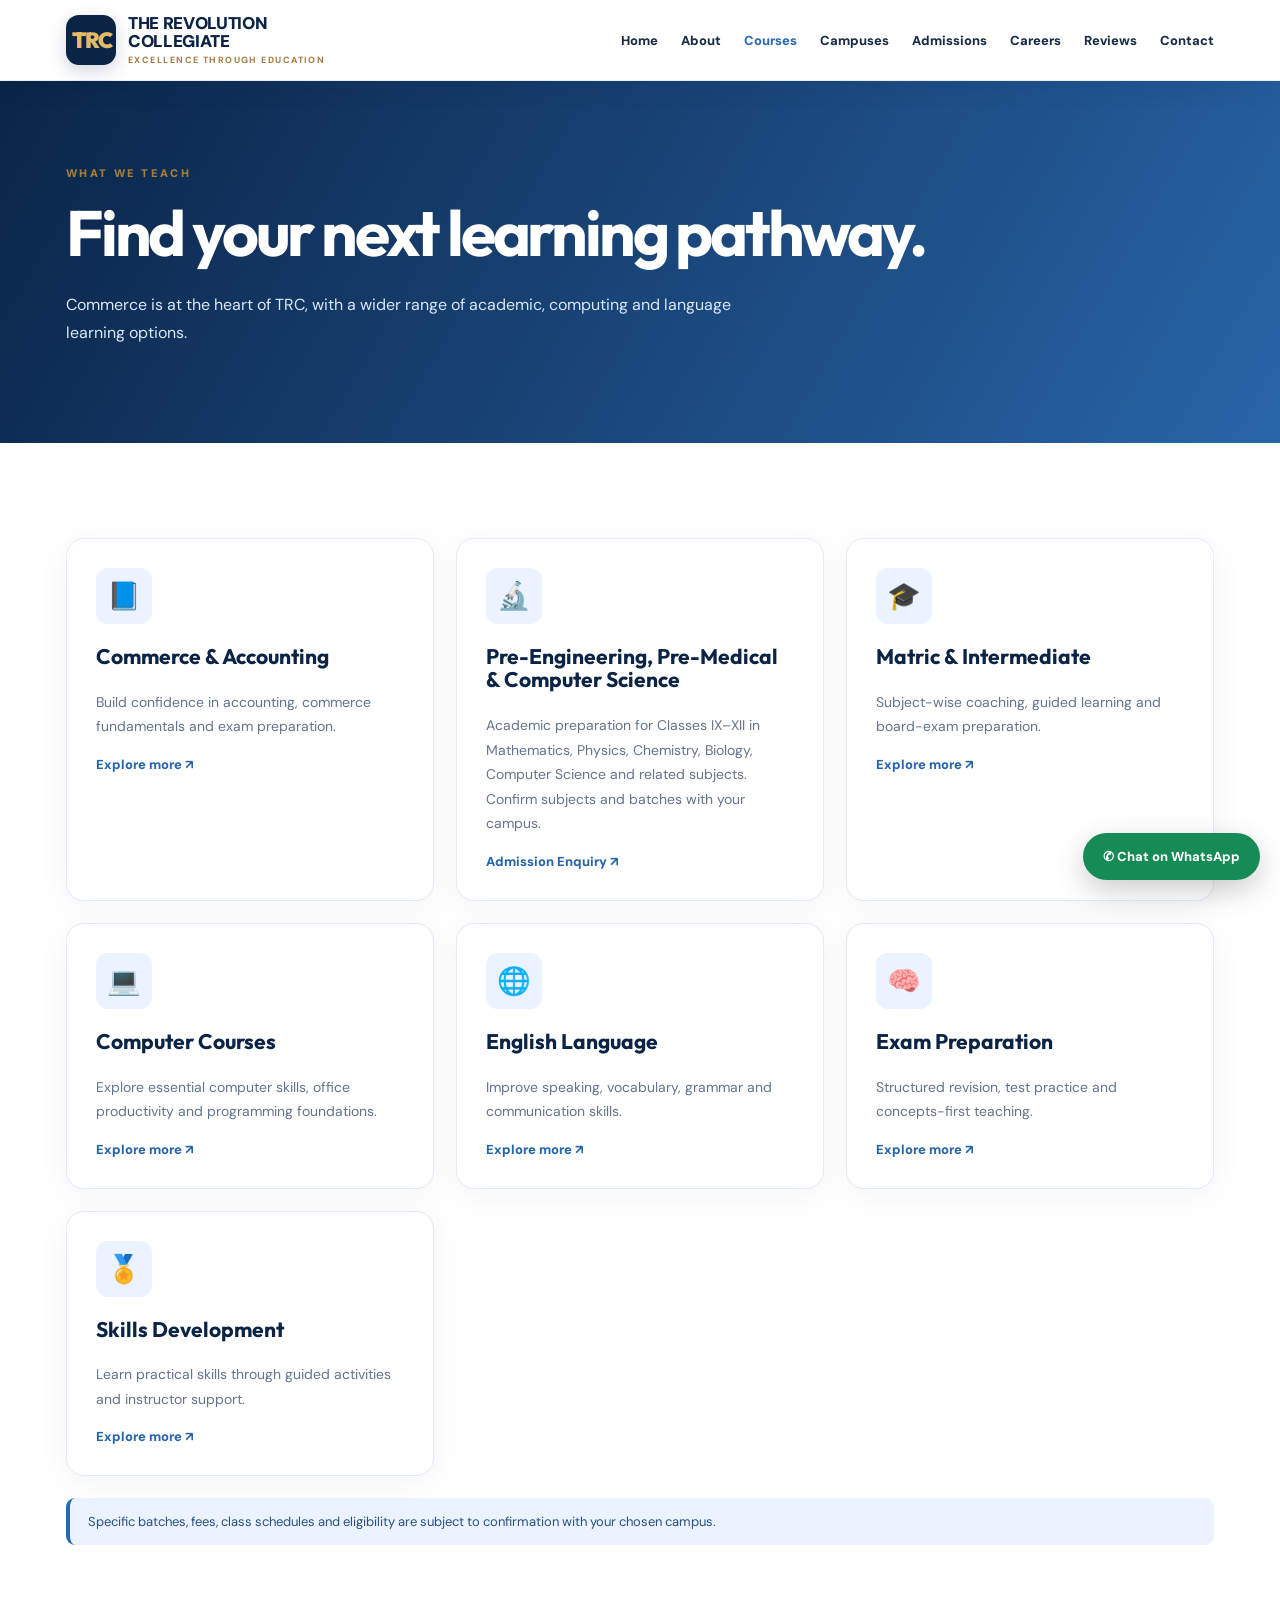
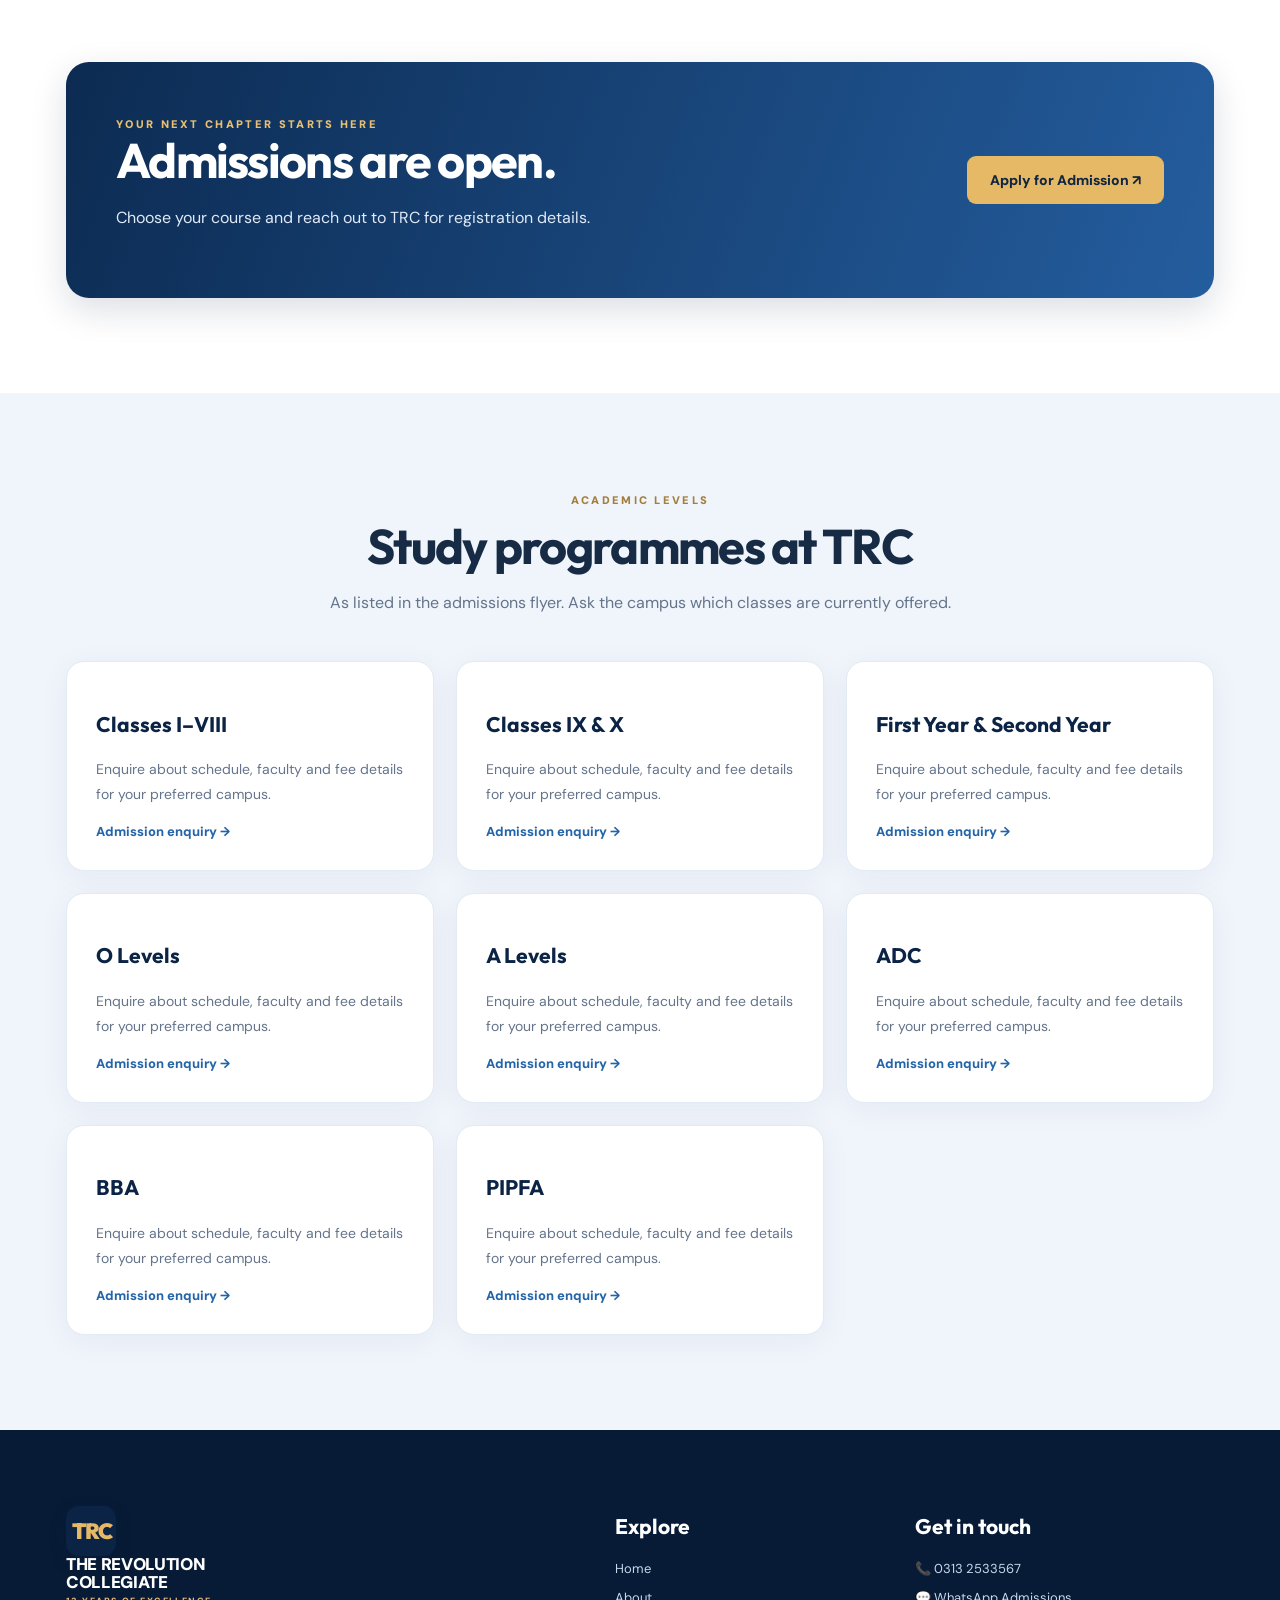
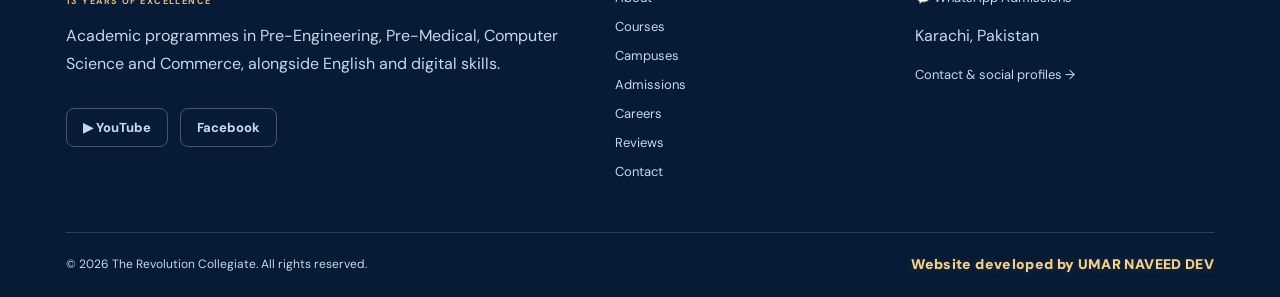
<file: courses.html>
<!DOCTYPE html>
<html lang="en"><head><meta charset="utf-8"/><meta content="width=device-width, initial-scale=1" name="viewport"/><meta content="#06142b" name="theme-color"/><meta content="The Revolution Collegiate (TRC) | 13 years of excellence, campuses, Commerce, English and Computer courses." name="description"/><title>Courses | TRC — The Revolution Collegiate</title><link href="assets/style.css" rel="stylesheet"/></head><body><div id="site-header"></div><main><section class="pagehead"><div class="container"><span class="eyebrow">WHAT WE TEACH</span><h1>Find your next learning pathway.</h1><p>Commerce is at the heart of TRC, with a wider range of academic, computing and language learning options.</p></div></section><section class="section"><div class="container"><div class="grid"><article class="card"><span class="card-icon">📘</span><h3>Commerce &amp; Accounting</h3><p>Build confidence in accounting, commerce fundamentals and exam preparation.</p><a class="more" href="admissions.html">Explore more ↗</a></article><article class="card"><span class="card-icon">🔬</span><h3>Pre-Engineering, Pre-Medical &amp; Computer Science</h3><p>Academic preparation for Classes IX–XII in Mathematics, Physics, Chemistry, Biology, Computer Science and related subjects. Confirm subjects and batches with your campus.</p><a class="more" href="admissions.html">Admission Enquiry ↗</a></article><article class="card"><span class="card-icon">🎓</span><h3>Matric &amp; Intermediate</h3><p>Subject-wise coaching, guided learning and board-exam preparation.</p><a class="more" href="admissions.html">Explore more ↗</a></article><article class="card"><span class="card-icon">💻</span><h3>Computer Courses</h3><p>Explore essential computer skills, office productivity and programming foundations.</p><a class="more" href="admissions.html">Explore more ↗</a></article><article class="card"><span class="card-icon">🌐</span><h3>English Language</h3><p>Improve speaking, vocabulary, grammar and communication skills.</p><a class="more" href="admissions.html">Explore more ↗</a></article><article class="card"><span class="card-icon">🧠</span><h3>Exam Preparation</h3><p>Structured revision, test practice and concepts-first teaching.</p><a class="more" href="admissions.html">Explore more ↗</a></article><article class="card"><span class="card-icon">🏅</span><h3>Skills Development</h3><p>Learn practical skills through guided activities and instructor support.</p><a class="more" href="admissions.html">Explore more ↗</a></article></div><div class="info-panel">Specific batches, fees, class schedules and eligibility are subject to confirmation with your chosen campus.</div></div></section><section class="section" style="padding-top:0"><div class="container"><div class="cta"><div><span class="eyebrow" style="color:#eabf72">YOUR NEXT CHAPTER STARTS HERE</span><h2>Admissions are open.</h2><p>Choose your course and reach out to TRC for registration details.</p></div><a class="btn" href="admissions.html">Apply for Admission ↗</a></div></div></section><section class="section soft"><div class="container"><div class="section-heading center"><span class="eyebrow">ACADEMIC LEVELS</span><h2>Study programmes at TRC</h2><p>As listed in the admissions flyer. Ask the campus which classes are currently offered.</p></div><div class="grid"><article class="card"><h3>Classes I–VIII</h3><p>Enquire about schedule, faculty and fee details for your preferred campus.</p><a class="more" href="admissions.html">Admission enquiry →</a></article><article class="card"><h3>Classes IX &amp; X</h3><p>Enquire about schedule, faculty and fee details for your preferred campus.</p><a class="more" href="admissions.html">Admission enquiry →</a></article><article class="card"><h3>First Year &amp; Second Year</h3><p>Enquire about schedule, faculty and fee details for your preferred campus.</p><a class="more" href="admissions.html">Admission enquiry →</a></article><article class="card"><h3>O Levels</h3><p>Enquire about schedule, faculty and fee details for your preferred campus.</p><a class="more" href="admissions.html">Admission enquiry →</a></article><article class="card"><h3>A Levels</h3><p>Enquire about schedule, faculty and fee details for your preferred campus.</p><a class="more" href="admissions.html">Admission enquiry →</a></article><article class="card"><h3>ADC</h3><p>Enquire about schedule, faculty and fee details for your preferred campus.</p><a class="more" href="admissions.html">Admission enquiry →</a></article><article class="card"><h3>BBA</h3><p>Enquire about schedule, faculty and fee details for your preferred campus.</p><a class="more" href="admissions.html">Admission enquiry →</a></article><article class="card"><h3>PIPFA</h3><p>Enquire about schedule, faculty and fee details for your preferred campus.</p><a class="more" href="admissions.html">Admission enquiry →</a></article></div></div></section></main><div id="site-footer"></div><script src="assets/site.js"></script></body></html>
</file>
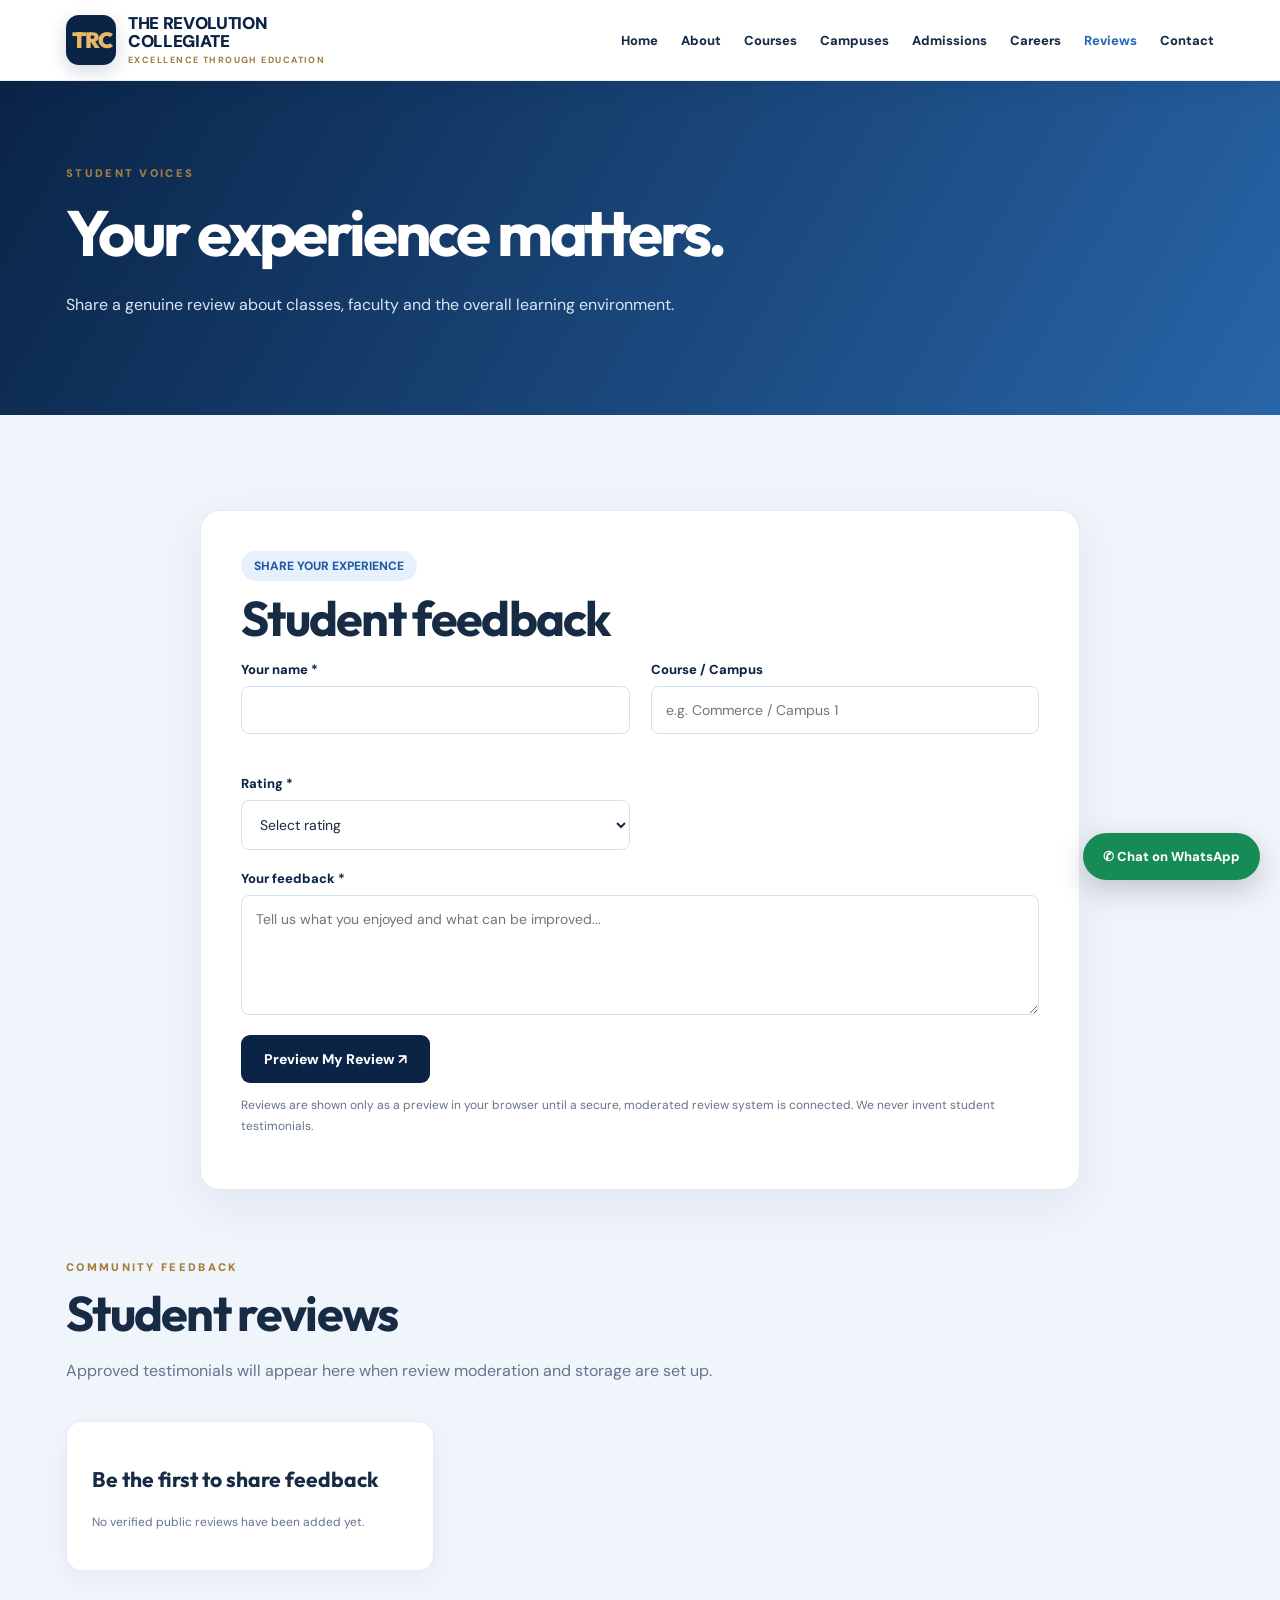
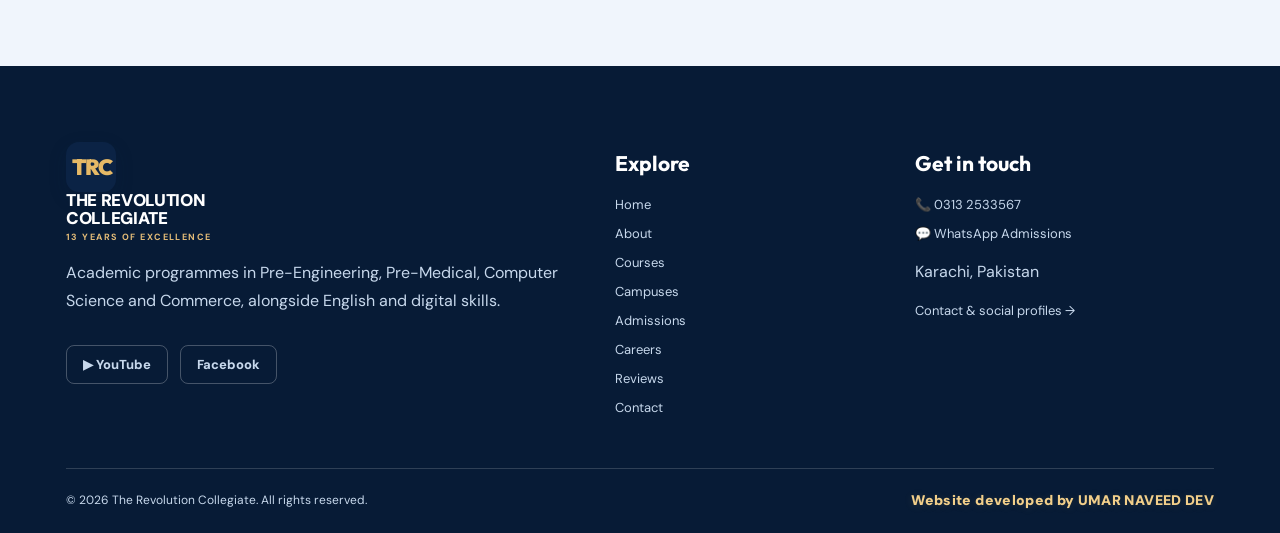
<file: reviews.html>
<!DOCTYPE html>
<html lang="en"><head><meta charset="utf-8"/><meta content="width=device-width, initial-scale=1" name="viewport"/><meta content="#06142b" name="theme-color"/><meta content="The Revolution Collegiate (TRC) | 13 years of excellence, campuses, Commerce, English and Computer courses." name="description"/><title>Student Feedback | TRC — The Revolution Collegiate</title><link href="assets/style.css" rel="stylesheet"/></head><body><div id="site-header"></div><main><section class="pagehead"><div class="container"><span class="eyebrow">STUDENT VOICES</span><h1>Your experience matters.</h1><p>Share a genuine review about classes, faculty and the overall learning environment.</p></div></section><section class="section soft"><div class="container"><div class="form-card"><span class="pill">SHARE YOUR EXPERIENCE</span><h2>Student feedback</h2><form id="review-form"><div class="form-grid"><div class="field"><label>Your name *</label><input maxlength="80" name="name" required=""/></div><div class="field"><label>Course / Campus</label><input maxlength="80" name="course" placeholder="e.g. Commerce / Campus 1"/></div><div class="field"><label>Rating *</label><select name="rating" required=""><option value="">Select rating</option><option value="5">5 stars — Excellent</option><option value="4">4 stars — Good</option><option value="3">3 stars — Average</option><option value="2">2 stars</option><option value="1">1 star</option></select></div></div><div class="field"><label>Your feedback *</label><textarea maxlength="1000" name="feedback" placeholder="Tell us what you enjoyed and what can be improved..." required="" rows="5"></textarea></div><button class="btn btn-blue" type="submit">Preview My Review ↗</button><p class="hint" id="review-note">Reviews are shown only as a preview in your browser until a secure, moderated review system is connected. We never invent student testimonials.</p></form></div><div class="section-heading" style="margin-top:65px"><span class="eyebrow">COMMUNITY FEEDBACK</span><h2>Student reviews</h2><p>Approved testimonials will appear here when review moderation and storage are set up.</p></div><div class="grid" id="review-preview"><div class="review-box"><h3>Be the first to share feedback</h3><p class="hint">No verified public reviews have been added yet.</p></div></div></div></section></main><div id="site-footer"></div><script src="assets/site.js"></script></body></html>
</file>
<file: assets/style.css>
@import url('https://fonts.googleapis.com/css2?family=DM+Sans:wght@400;500;600;700;800&family=Outfit:wght@400;500;600;700;800;900&display=swap');

/* TRC - BLUE & WHITE PROFESSIONAL THEME */

:root {
  --navy: #0B2345;
  --dark: #07182F;
  --blue: #205AA0;
  --royal: #2869B2;
  --gold: #E6B966;
  --cream: #FFFFFF;
  --ink: #172B45;
  --muted: #64748B;
  --line: #E2EAF4;
  --soft-blue: #F0F5FC;
  --white: #FFFFFF;
}

/* GLOBAL */

* {
  box-sizing: border-box;
}

html {
  scroll-behavior: smooth;
}

body {
  margin: 0;
  font-family: 'DM Sans', sans-serif;
  background: #FFFFFF;
  color: var(--ink);
  -webkit-font-smoothing: antialiased;
}

a {
  text-decoration: none;
  color: inherit;
}

h1, h2, h3, h4 {
  font-family: 'Outfit', sans-serif;
  line-height: 1.12;
}

h1 {
  font-size: clamp(2.8rem, 6vw, 5.7rem);
  letter-spacing: -0.05em;
  margin: 15px 0 22px;
}

h2 {
  font-size: clamp(2rem, 3.8vw, 3.25rem);
  letter-spacing: -0.035em;
  margin: 10px 0 16px;
}

h3 {
  font-size: 1.32rem;
}

p {
  line-height: 1.75;
}

.container {
  max-width: 1200px;
  margin: auto;
  padding: 0 26px;
}

/* TOP BAR */

.topbar {
  background: #07182F;
  color: #DBE8FA;
  font-size: 12px;
  padding: 9px 0;
}

.topbar .container,
.nav-inner {
  display: flex;
  justify-content: space-between;
  align-items: center;
  gap: 15px;
}

.topbar a {
  color: #F1CF91;
}

/* NAVIGATION */

.navbar {
  background: rgba(255, 255, 255, 0.98);
  position: sticky;
  top: 0;
  z-index: 60;
  box-shadow: 0 5px 25px rgba(11, 35, 69, 0.08);
  border-bottom: 1px solid #E8EEF6;
}

.nav-inner {
  min-height: 80px;
}

.brand {
  display: flex;
  align-items: center;
  gap: 12px;
}

.brandmark {
  width: 50px;
  height: 50px;
  border-radius: 13px;
  background: var(--navy);
  display: grid;
  place-items: center;
  color: var(--gold);
  font-family: 'Outfit', sans-serif;
  font-weight: 900;
  font-size: 22px;
  letter-spacing: -2px;
  box-shadow: 0 6px 18px rgba(11, 35, 69, 0.18);
}

.brandname {
  font-size: 17px;
  font-weight: 900;
  line-height: 1.05;
  letter-spacing: -0.02em;
  color: var(--navy);
}

.brandsub {
  display: block;
  font-weight: 700;
  font-size: 9px;
  letter-spacing: 0.16em;
  color: #A27A3F;
  margin-top: 5px;
}

.navlinks {
  display: flex;
  align-items: center;
  gap: 23px;
  font-size: 13px;
  font-weight: 800;
}

.navlinks a {
  transition: color 0.25s ease;
}

.navlinks a:hover,
.navlinks a.active {
  color: var(--royal);
}

.menu-toggle {
  display: none;
  border: 0;
  background: transparent;
  color: var(--navy);
  font-size: 26px;
  cursor: pointer;
}

/* BUTTONS */

.btn {
  background: var(--gold);
  display: inline-flex;
  align-items: center;
  justify-content: center;
  border-radius: 9px;
  padding: 15px 23px;
  font-weight: 800;
  color: #102540;
  border: 0;
  cursor: pointer;
  gap: 9px;
  font-family: inherit;
  font-size: 14px;
  transition:
    background 0.25s ease,
    transform 0.25s ease,
    box-shadow 0.25s ease;
}

.btn:hover {
  background: #F0C982;
  transform: translateY(-3px);
  box-shadow: 0 12px 30px rgba(230, 185, 102, 0.3);
}

.btn-outline {
  background: transparent;
  color: #FFFFFF;
  border: 1px solid rgba(255, 255, 255, 0.65);
}

.btn-outline:hover {
  background: white;
  color: var(--navy);
  border-color: white;
}

.btn-blue {
  background: var(--navy);
  color: white;
}

.btn-blue:hover {
  background: var(--royal);
  color: white;
  box-shadow: 0 12px 30px rgba(32, 90, 160, 0.22);
}

/* HERO SECTION */

.hero {
  background: radial-gradient(
    ellipse at 78% 33%,
    #356CB0 0%,
    #173E73 37%,
    #081D3B 78%
  );
  color: white;
  position: relative;
  overflow: hidden;
}

.hero::before {
  content: '';
  position: absolute;
  width: 690px;
  height: 690px;
  border: 1px solid rgba(255,255,255,0.10);
  border-radius: 50%;
  right: -120px;
  top: -90px;
  box-shadow:
    0 0 0 65px rgba(255,255,255,0.025),
    0 0 0 145px rgba(255,255,255,0.025);
  pointer-events: none;
}

.hero .container {
  min-height: 635px;
  display: grid;
  grid-template-columns: 1.07fr 0.93fr;
  align-items: center;
  gap: 35px;
  position: relative;
}

.eyebrow {
  font-size: 11px;
  letter-spacing: 0.21em;
  text-transform: uppercase;
  font-weight: 900;
  color: #A67E3C;
}

.hero .eyebrow {
  color: #F2D59D;
}

.hero p {
  color: #D8E6F8;
  font-size: 16px;
  max-width: 550px;
}

.hero strong {
  color: #F1CD87;
}

.actions {
  display: flex;
  flex-wrap: wrap;
  gap: 14px;
  margin-top: 28px;
}

/* SIR OWAIS DUKH IMAGE */

.hero-art {
  align-self: stretch;
  display: flex;
  align-items: end;
  justify-content: center;
  perspective: 1100px;
  position: relative;
}

.hero-art img {
  position: relative;
  z-index: 1;
  width: 100%;
  max-width: 490px;
  height: 550px;
  object-fit: cover;
  object-position: center 18%;
  border-radius: 220px 220px 25px 25px;
  box-shadow:
    20px 25px 35px rgba(0, 12, 35, 0.50),
    -11px 0 0 var(--gold);
  transform: rotateY(-5deg);
  transition: transform 0.5s ease;
}

.hero-art img:hover {
  transform: rotateY(0deg) translateY(-8px);
}

.float-tag {
  position: absolute;
  bottom: 70px;
  left: -15px;
  z-index: 2;
  background: white;
  color: var(--navy);
  padding: 15px 20px;
  border-radius: 12px;
  box-shadow: 0 15px 40px rgba(0,0,0,0.28);
  font-size: 12px;
  font-weight: 800;
}

.gold {
  color: var(--gold);
}

/* STATISTICS */

.truststrip {
  background: #E6B966;
  padding: 25px 0;
}

.stats {
  display: grid;
  grid-template-columns: repeat(4, 1fr);
  gap: 20px;
  text-align: center;
}

.stat strong {
  font-family: 'Outfit', sans-serif;
  font-size: 30px;
  display: block;
  color: var(--navy);
}

.stat span {
  font-size: 12px;
  font-weight: 800;
  letter-spacing: 0.04em;
  color: #273B53;
}

/* GENERAL SECTIONS */

.section {
  padding: 95px 0;
}

.section-heading {
  max-width: 670px;
  margin-bottom: 36px;
}

.section-heading p {
  color: var(--muted);
}

.section-heading.center {
  text-align: center;
  margin: 0 auto 44px;
}

.grid {
  display: grid;
  grid-template-columns: repeat(3, 1fr);
  gap: 22px;
}

/* CARDS */

.card {
  border: 1px solid var(--line);
  border-radius: 18px;
  background: white;
  padding: 29px;
  box-shadow: 0 6px 32px rgba(11,35,69,0.05);
  transition:
    transform 0.25s ease,
    box-shadow 0.25s ease,
    border-color 0.25s ease;
}

.card:hover {
  transform: translateY(-5px);
  border-color: #BED5F0;
  box-shadow: 0 20px 45px rgba(11,35,69,0.13);
}

.card-icon {
  font-size: 27px;
  background: #EAF3FF;
  border-radius: 12px;
  display: grid;
  place-items: center;
  width: 56px;
  height: 56px;
}

.card h3 {
  color: var(--navy);
}

.card p {
  font-size: 14px;
  color: var(--muted);
}

.card .more {
  font-weight: 800;
  color: #2465A9;
  font-size: 13px;
}

.card .more:hover {
  color: #103A6D;
  text-decoration: underline;
}

/* SECTION BACKGROUNDS */

.soft {
  background: #F0F5FC;
}

.darksection {
  background: #0D2C54;
  color: white;
}

.darksection .section-heading p {
  color: #D0E0F5;
}

.line {
  height: 4px;
  width: 42px;
  background: var(--gold);
  border-radius: 10px;
}

/* FEATURE SECTION */

.feature-grid {
  display: grid;
  grid-template-columns: 1fr 1fr;
  gap: 70px;
  align-items: center;
}

.feature-panel {
  background: linear-gradient(
    130deg,
    #235995,
    #0A2447
  );
  padding: 50px;
  border: 1px solid rgba(255,255,255,0.14);
  border-radius: 25px;
  box-shadow: 0 18px 45px rgba(11,35,69,0.14);
}

.feature-panel .giant {
  font-family: 'Outfit', sans-serif;
  font-size: 110px;
  color: var(--gold);
  font-weight: 900;
  line-height: 1;
}

.feature-panel h3 {
  color: white;
}

.check {
  margin: 16px 0;
  color: #E0ECFC;
}

.check::before {
  content: '✦';
  color: var(--gold);
  margin-right: 13px;
}

.campus-no {
  font-size: 38px;
  font-family: 'Outfit', sans-serif;
  font-weight: 900;
  color: #B88F52;
}

/* ADMISSION CTA */

.cta {
  background: linear-gradient(
    110deg,
    #0C2B52,
    #245D9E
  );
  border-radius: 23px;
  padding: 50px;
  display: flex;
  align-items: center;
  justify-content: space-between;
  gap: 22px;
  color: white;
  box-shadow: 0 12px 35px rgba(11,35,69,0.15);
}

.cta h2 {
  margin: 0 0 12px;
  color: white;
}

.cta p {
  color: #E0EAF8;
}

/* PAGE HEADERS */

.pagehead {
  background: linear-gradient(
    120deg,
    #0A2447,
    #2865A8
  );
  color: white;
  padding: 80px 0;
}

.pagehead p {
  color: #D9E7F7;
  max-width: 680px;
}

.pagehead h1 {
  font-size: clamp(2.6rem, 5vw, 4.8rem);
}

/* FORMS */

.form-card {
  padding: 40px;
  background: white;
  border: 1px solid var(--line);
  border-radius: 20px;
  box-shadow: 0 15px 50px rgba(11,35,69,0.07);
  max-width: 880px;
  margin: auto;
}

.form-grid {
  display: grid;
  grid-template-columns: 1fr 1fr;
  gap: 21px;
}

.field {
  display: flex;
  flex-direction: column;
  gap: 8px;
  margin-bottom: 20px;
}

.field label {
  font-size: 13px;
  font-weight: 800;
  color: var(--navy);
}

.field input,
.field select,
.field textarea {
  width: 100%;
  font: inherit;
  font-size: 14px;
  border-radius: 8px;
  padding: 14px;
  border: 1px solid #D5E0ED;
  background: white;
  color: var(--ink);
  outline: none;
  transition:
    border-color 0.2s ease,
    box-shadow 0.2s ease;
}

.field input:focus,
.field select:focus,
.field textarea:focus {
  border-color: var(--royal);
  box-shadow: 0 0 0 3px rgba(40,105,178,0.13);
}

.field textarea {
  resize: vertical;
}

.hint {
  color: var(--muted);
  font-size: 12px;
}

.info-panel {
  background: #EAF3FF;
  border-left: 4px solid var(--royal);
  border-radius: 9px;
  padding: 15px 18px;
  font-size: 13px;
  color: #285080;
  margin: 22px 0;
}

/* REVIEWS */

.review-box {
  background: white;
  border: 1px solid var(--line);
  padding: 25px;
  border-radius: 15px;
  box-shadow: 0 8px 25px rgba(11,35,69,0.05);
}

.stars {
  color: #D5A44F;
  letter-spacing: 2px;
}

/* SOCIAL BUTTONS */

.social-links {
  display: flex;
  flex-wrap: wrap;
  gap: 12px;
  margin-top: 18px;
}

.social-links a {
  border: 1px solid #CCDCEC;
  padding: 10px 16px;
  border-radius: 8px;
  font-weight: 800;
  font-size: 12px;
  transition: 0.25s ease;
}

.social-links a:hover {
  border-color: var(--gold);
  background: rgba(230,185,102,0.10);
}

/* FOOTER */

.footer {
  background: #071B36;
  color: #C7D8EC;
  padding: 64px 0 24px;
}

.footer h3,
.footer b {
  color: white;
}

.footer .footer-grid {
  display: grid;
  grid-template-columns: 2fr 1fr 1.2fr;
  gap: 50px;
}

.footer a {
  display: block;
  margin: 12px 0;
  font-size: 13px;
}

.footer a:hover {
  color: var(--gold);
}

.footer .brandname {
  color: white;
}

.footer .brandsub {
  color: #E4BC78;
}

.footer .social-links a {
  border-color: rgba(255,255,255,0.25);
}

.footer-bottom {
  border-top: 1px solid rgba(255,255,255,0.16);
  margin-top: 40px;
  padding-top: 22px;
  font-size: 12px;
  display: flex;
  justify-content: space-between;
  align-items: center;
  gap: 16px;
}

/* UMAR NAVEED DEV CREDIT */

.footer-bottom .developer-credit,
.footer-bottom > span:last-child {
  color: #F2CF8A;
  font-weight: 900;
  font-size: 14px;
  letter-spacing: 0.025em;
  text-shadow: 0 1px 8px rgba(230,185,102,0.15);
}

/* WHATSAPP BUTTON */

.wa-float {
  position: fixed;
  z-index: 80;
  right: 20px;
  bottom: 20px;
  background: #168B55;
  color: white;
  border-radius: 50px;
  padding: 15px 20px;
  box-shadow: 0 10px 30px rgba(0,0,0,0.20);
  font-weight: 800;
  font-size: 13px;
  transition:
    transform 0.25s ease,
    background 0.25s ease;
}

.wa-float:hover {
  background: #107346;
  transform: translateY(-3px);
}

/* NOTICES */

.notice {
  background: #FFF7E8;
  border-left: 4px solid #D5A44F;
  padding: 16px 20px;
  color: #77572D;
  border-radius: 8px;
  font-size: 13px;
}

/* VIDEO SECTION */

.video-box {
  aspect-ratio: 16 / 9;
  background: linear-gradient(
    135deg,
    #0E305D,
    #306DAC
  );
  border-radius: 20px;
  display: grid;
  place-items: center;
  color: white;
  padding: 25px;
  text-align: center;
}

.video-box .play {
  font-size: 55px;
  color: var(--gold);
}

/* ADMISSION PILL */

.pill {
  display: inline-block;
  border-radius: 100px;
  background: #E7F1FE;
  color: #205AA0;
  padding: 7px 13px;
  font-size: 12px;
  font-weight: 800;
}

.hidden {
  display: none !important;
}

/* TABLET */

@media (max-width: 930px) {
  .navlinks {
    display: none;
    position: absolute;
    top: 80px;
    left: 0;
    right: 0;
    background: white;
    padding: 22px;
    box-shadow: 0 20px 30px rgba(11,35,69,0.14);
    flex-direction: column;
    align-items: flex-start;
  }

  .navlinks.open {
    display: flex;
  }

  .menu-toggle {
    display: block;
  }

  .hero .container {
    grid-template-columns: 1fr;
    gap: 0;
    padding-top: 70px;
  }

  .hero-art img {
    max-width: 380px;
    height: 400px;
  }

  .hero-art {
    padding: 40px 0 0;
  }

  .float-tag {
    left: 8%;
  }

  .grid {
    grid-template-columns: repeat(2, 1fr);
  }

  .feature-grid {
    gap: 35px;
  }
}

/* MOBILE */

@media (max-width: 620px) {
  .container {
    padding: 0 18px;
  }

  .topbar .container span:last-child {
    display: none;
  }

  .hero .container {
    min-height: auto;
  }

  .hero-art img {
    width: 92%;
    height: 340px;
  }

  .hero h1 {
    font-size: 3rem;
  }

  .stats {
    grid-template-columns: repeat(2, 1fr);
    row-gap: 25px;
  }

  .grid,
  .feature-grid,
  .form-grid,
  .footer .footer-grid {
    grid-template-columns: 1fr;
  }

  .section {
    padding: 65px 0;
  }

  .form-card {
    padding: 22px;
  }

  .cta {
    flex-direction: column;
    align-items: flex-start;
    padding: 30px;
  }

  .footer-bottom {
    flex-direction: column;
    align-items: flex-start;
  }

  .feature-panel {
    padding: 28px;
  }

  .feature-panel .giant {
    font-size: 80px;
  }

  .float-tag {
    bottom: 32px;
    left: 5%;
    padding: 11px 14px;
    font-size: 11px;
  }

  .wa-float {
    right: 12px;
    bottom: 12px;
    padding: 12px 15px;
    font-size: 12px;
  }

  .footer-bottom > span:last-child {
    font-size: 13px;
  }
}

/* ACCESSIBILITY */

:focus-visible {
  outline: 3px solid #E6B966;
  outline-offset: 3px;
}

@media (prefers-reduced-motion: reduce) {
  html {
    scroll-behavior: auto;
  }

  *,
  *::before,
  *::after {
    transition-duration: 0.01ms !important;
    animation-duration: 0.01ms !important;
  }
}

/* =================================
   TRC ANIMATED ACADEMIC HIGHLIGHTS
================================= */

.academic-ticker {
  background: #0B2345;
  color: #FFFFFF;
  display: flex;
  align-items: stretch;
  overflow: hidden;
  min-height: 72px;
  border-top: 2px solid #E6B966;
  border-bottom: 2px solid #E6B966;
}

.ticker-label {
  background: #123D70;
  color: #FFFFFF;
  padding: 18px 25px;
  display: flex;
  align-items: center;
  gap: 10px;
  white-space: nowrap;
  font-size: 12px;
  font-weight: 900;
  letter-spacing: 1px;
  z-index: 2;
  box-shadow: 8px 0 20px rgba(0,0,0,0.15);
}

.ticker-dot {
  width: 9px;
  height: 9px;
  background: #E6B966;
  border-radius: 50%;
  box-shadow: 0 0 10px #E6B966;
  animation: tickerPulse 1.8s ease-in-out infinite;
}

.ticker-window {
  flex: 1;
  min-width: 0;
  overflow: hidden;
  display: flex;
  align-items: center;
  background: linear-gradient(90deg, #123D70, #0B2345);
}

.ticker-track {
  display: flex;
  width: max-content;
  align-items: center;
  animation: tickerMove 32s linear infinite;
}

.ticker-group {
  display: flex;
  align-items: center;
  flex: 0 0 auto;
  gap: 42px;
  padding-right: 42px;
}

.ticker-group span {
  white-space: nowrap;
  font-size: 14px;
  font-weight: 800;
  letter-spacing: 0.6px;
  color: #FFFFFF;
  transition: color 0.3s ease;
}

.ticker-group span::first-letter {
  color: #E6B966;
}

.ticker-group span:hover {
  color: #F2CD87;
}

/* Continuous smooth scrolling */
@keyframes tickerMove {
  from {
    transform: translateX(0);
  }

  to {
    transform: translateX(-50%);
  }
}

/* Glowing dot animation */
@keyframes tickerPulse {
  0%, 100% {
    opacity: 1;
    box-shadow: 0 0 6px #E6B966;
  }

  50% {
    opacity: 0.5;
    box-shadow: 0 0 16px #E6B966;
  }
}

/* Pause ticker on hover */
.ticker-window:hover .ticker-track {
  animation-play-state: paused;
}

/* Mobile responsive */
@media (max-width: 620px) {
  .academic-ticker {
    flex-direction: column;
  }

  .ticker-label {
    padding: 10px 15px;
    font-size: 11px;
    justify-content: center;
  }

  .ticker-window {
    min-height: 55px;
  }

  .ticker-track {
    animation-duration: 26s;
  }

  .ticker-group {
    gap: 30px;
    padding-right: 30px;
  }

  .ticker-group span {
    font-size: 12px;
  }
}

/* Accessibility */
@media (prefers-reduced-motion: reduce) {
  .ticker-track,
  .ticker-dot {
    animation: none;
  }

  .ticker-window {
    overflow-x: auto;
  }
}
</file>
